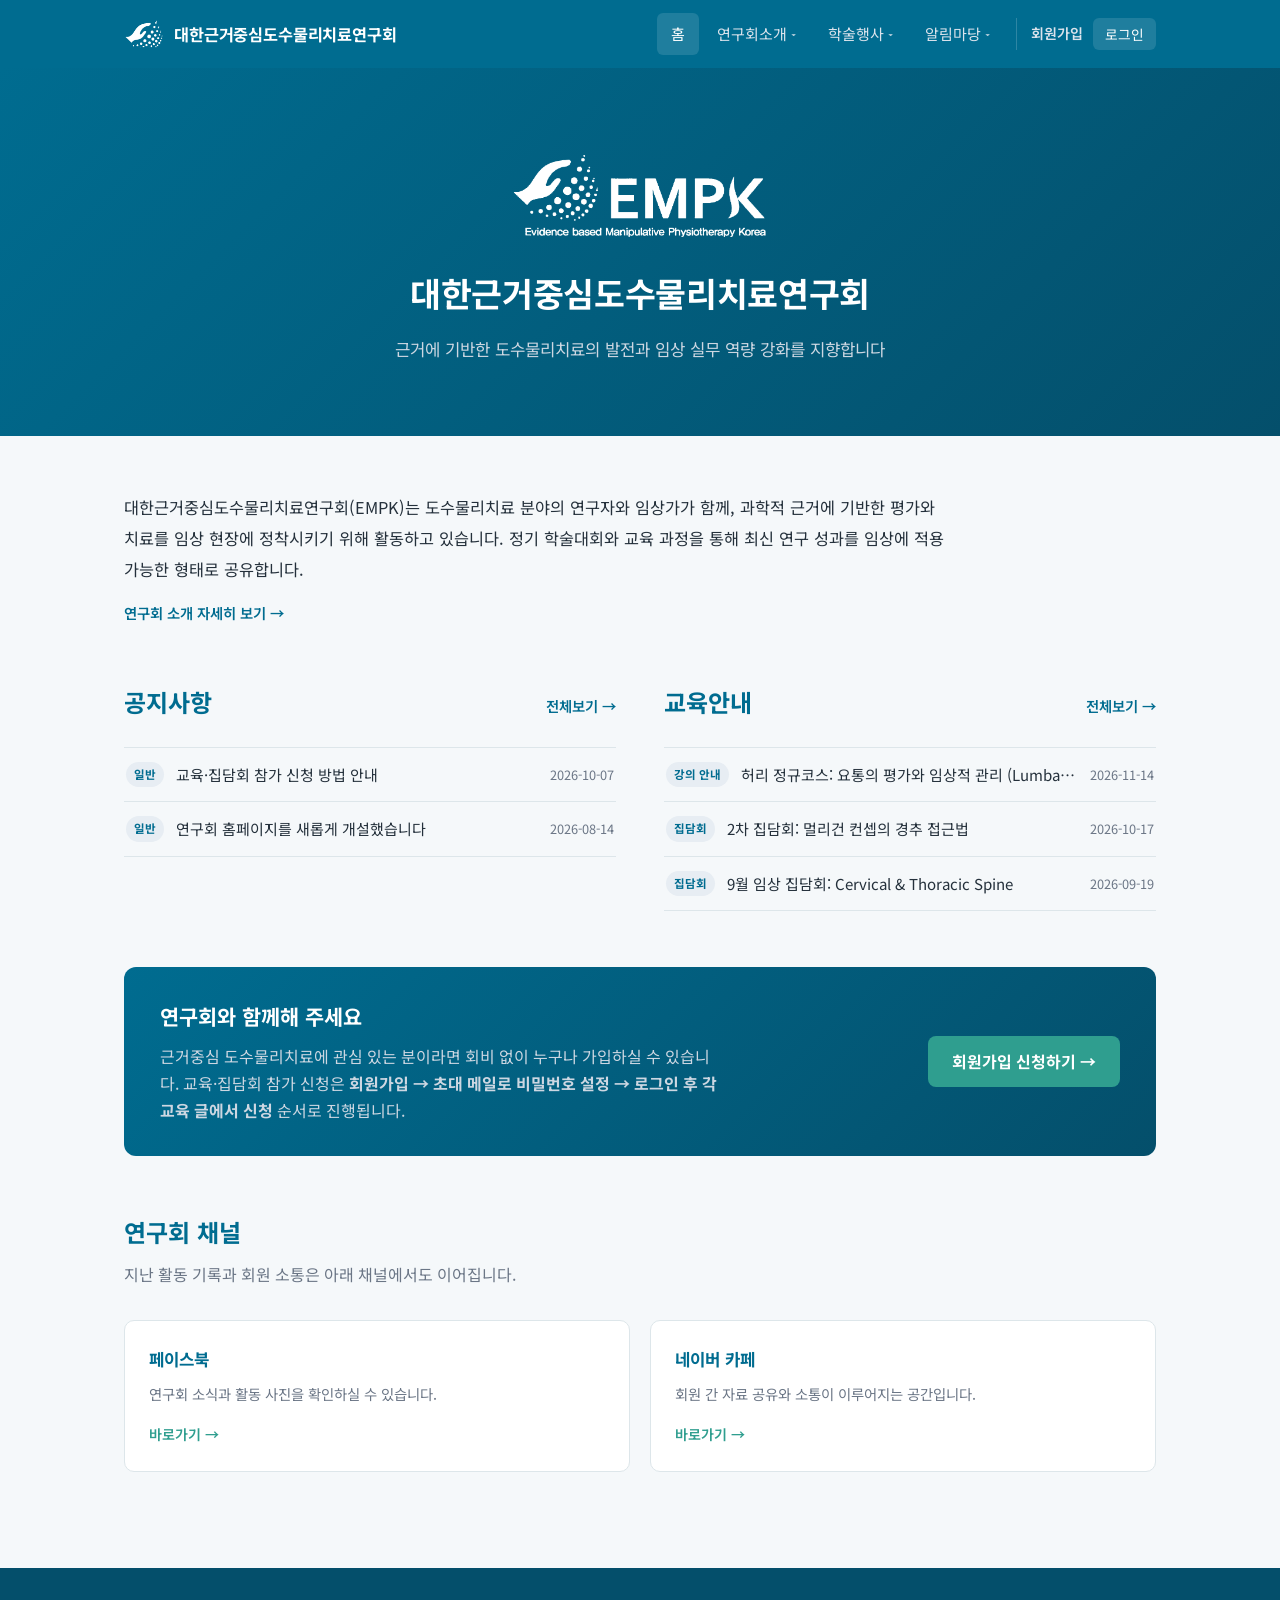
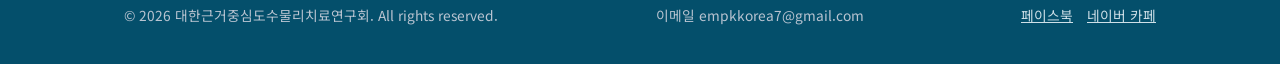
<file: index.html>
<!doctype html>
<html lang="ko">
<head>
  <meta charset="utf-8" />
  <meta name="viewport" content="width=device-width, initial-scale=1" />
  <title>대한근거중심도수물리치료연구회 (EMPK)</title>
  <meta name="description" content="대한근거중심도수물리치료연구회(EMPK)는 근거에 기반한 도수물리치료의 발전과 임상 실무 역량 강화를 지향하는 연구회입니다. 학술대회·교육 일정과 공지사항을 확인하세요." />
  <link rel="canonical" href="https://empkkorea.netlify.app/" />
  <meta name="naver-site-verification" content="4108f8ea5a3e06aaada79f459646472882d28c94" />
  <meta name="google-site-verification" content="Qtu-VWGS638uYmHemk6BtPEWUPrS6ll6Xb4VpbjlgFE" />
  <meta property="og:type" content="website" />
  <meta property="og:site_name" content="대한근거중심도수물리치료연구회" />
  <meta property="og:locale" content="ko_KR" />
  <meta property="og:title" content="대한근거중심도수물리치료연구회" />
  <meta property="og:description" content="대한근거중심도수물리치료연구회(EMPK)는 근거에 기반한 도수물리치료의 발전과 임상 실무 역량 강화를 지향하는 연구회입니다. 학술대회·교육 일정과 공지사항을 확인하세요." />
  <meta property="og:url" content="https://empkkorea.netlify.app/" />
  <meta property="og:image" content="https://empkkorea.netlify.app/images/og-image.png" />
  <meta property="og:image:width" content="1200" />
  <meta property="og:image:height" content="630" />
  <meta name="twitter:card" content="summary_large_image" />
  <meta name="twitter:title" content="대한근거중심도수물리치료연구회" />
  <meta name="twitter:description" content="대한근거중심도수물리치료연구회(EMPK)는 근거에 기반한 도수물리치료의 발전과 임상 실무 역량 강화를 지향하는 연구회입니다. 학술대회·교육 일정과 공지사항을 확인하세요." />
  <meta name="twitter:image" content="https://empkkorea.netlify.app/images/og-image.png" />
  <link rel="preconnect" href="https://fonts.googleapis.com" />
  <link href="https://fonts.googleapis.com/css2?family=Noto+Sans+KR:wght@400;500;700&display=swap" rel="stylesheet" />
  <link rel="icon" type="image/png" sizes="32x32" href="/images/favicon-32.png" />
  <link rel="apple-touch-icon" href="/images/favicon-180.png" />
  <link rel="stylesheet" href="/css/style.css" />
  <!--
    검색엔진에 "이 사이트 = 이 연구회"라는 걸 명확히 알려주는 구조화 데이터입니다.
    연구회명이나 영문명, SNS 주소가 바뀌면 /admin에서 고치는 것과 별개로
    이 부분도 함께 수정해 주세요 (검색엔진용이라 자동 연동되지 않습니다).
  -->
  <script type="application/ld+json">
  {
    "@context": "https://schema.org",
    "@type": "Organization",
    "name": "대한근거중심도수물리치료연구회",
    "alternateName": ["EMPK", "Evidence based Manipulative Physiotherapy Korea"],
    "url": "https://empkkorea.netlify.app/",
    "logo": "https://empkkorea.netlify.app/images/logo.png",
    "description": "근거에 기반한 도수물리치료의 발전과 임상 실무 역량 강화를 지향하는 연구회입니다.",
    "sameAs": [
      "https://www.facebook.com/EvidManipPhysiotherKor/",
      "https://cafe.naver.com/evidmanipphysiother"
    ]
  }
  </script>
</head>
<body>
  <header class="site-header" id="site-header"></header>

  <section class="hero" id="hero">
    <div class="container">
      <img src="/images/logo.png" alt="대한근거중심도수물리치료연구회 로고" class="hero-logo" />
      <h1 id="hero-title">연구회 홈페이지</h1>
      <p id="hero-tagline">잠시만 기다려 주세요...</p>
    </div>
  </section>

  <main id="main">
    <section class="section intro-section" id="intro-section" style="display: none;">
      <div class="container">
        <p class="intro-text" id="intro-text"></p>
        <a href="/about.html" class="link-more">연구회 소개 자세히 보기 &rarr;</a>
      </div>
    </section>

    <section class="section upcoming-section" id="upcoming-section" style="display: none;">
      <div class="container">
        <h2 class="section-title">다가오는 일정</h2>
        <div class="upcoming-grid" id="upcoming-list"></div>
      </div>
    </section>

    <section class="section">
      <div class="container">
        <div class="board-columns">
          <div class="board-col">
            <div class="section-head-row">
              <h2 class="section-title">공지사항</h2>
              <a href="/notices.html" class="link-more">전체보기 &rarr;</a>
            </div>
            <div class="notice-list compact" id="recent-notices">
              <p class="empty-state">불러오는 중...</p>
            </div>
          </div>

          <div class="board-col">
            <div class="section-head-row">
              <h2 class="section-title">교육안내</h2>
              <a href="/education.html" class="link-more">전체보기 &rarr;</a>
            </div>
            <div class="notice-list compact" id="recent-education">
              <p class="empty-state">불러오는 중...</p>
            </div>
          </div>
        </div>
      </div>
    </section>

    <section class="section" style="padding-top: 0;">
      <div class="container">
        <div class="join-cta">
          <div>
            <h2 class="join-cta-title">연구회와 함께해 주세요</h2>
            <p class="join-cta-text">
              근거중심 도수물리치료에 관심 있는 분이라면 회비 없이 누구나 가입하실 수 있습니다.
              교육·집담회 참가 신청은 <strong>회원가입 → 초대 메일로 비밀번호 설정 → 로그인 후 각 교육 글에서 신청</strong> 순서로 진행됩니다.
            </p>
          </div>
          <a href="/join.html" class="join-cta-btn">회원가입 신청하기 &rarr;</a>
        </div>
      </div>
    </section>

    <section class="section" id="social-section" style="padding-top: 0; display: none;">
      <div class="container">
        <h2 class="section-title">연구회 채널</h2>
        <p class="section-sub">지난 활동 기록과 회원 소통은 아래 채널에서도 이어집니다.</p>
        <div class="social-grid" id="social-links"></div>
      </div>
    </section>
  </main>

  <footer class="site-footer" id="site-footer"></footer>

  <script src="https://identity.netlify.com/v1/netlify-identity-widget.js"></script>
  <script src="/js/site.js"></script>
  <script src="/js/home.js"></script>
</body>
</html>
</file>
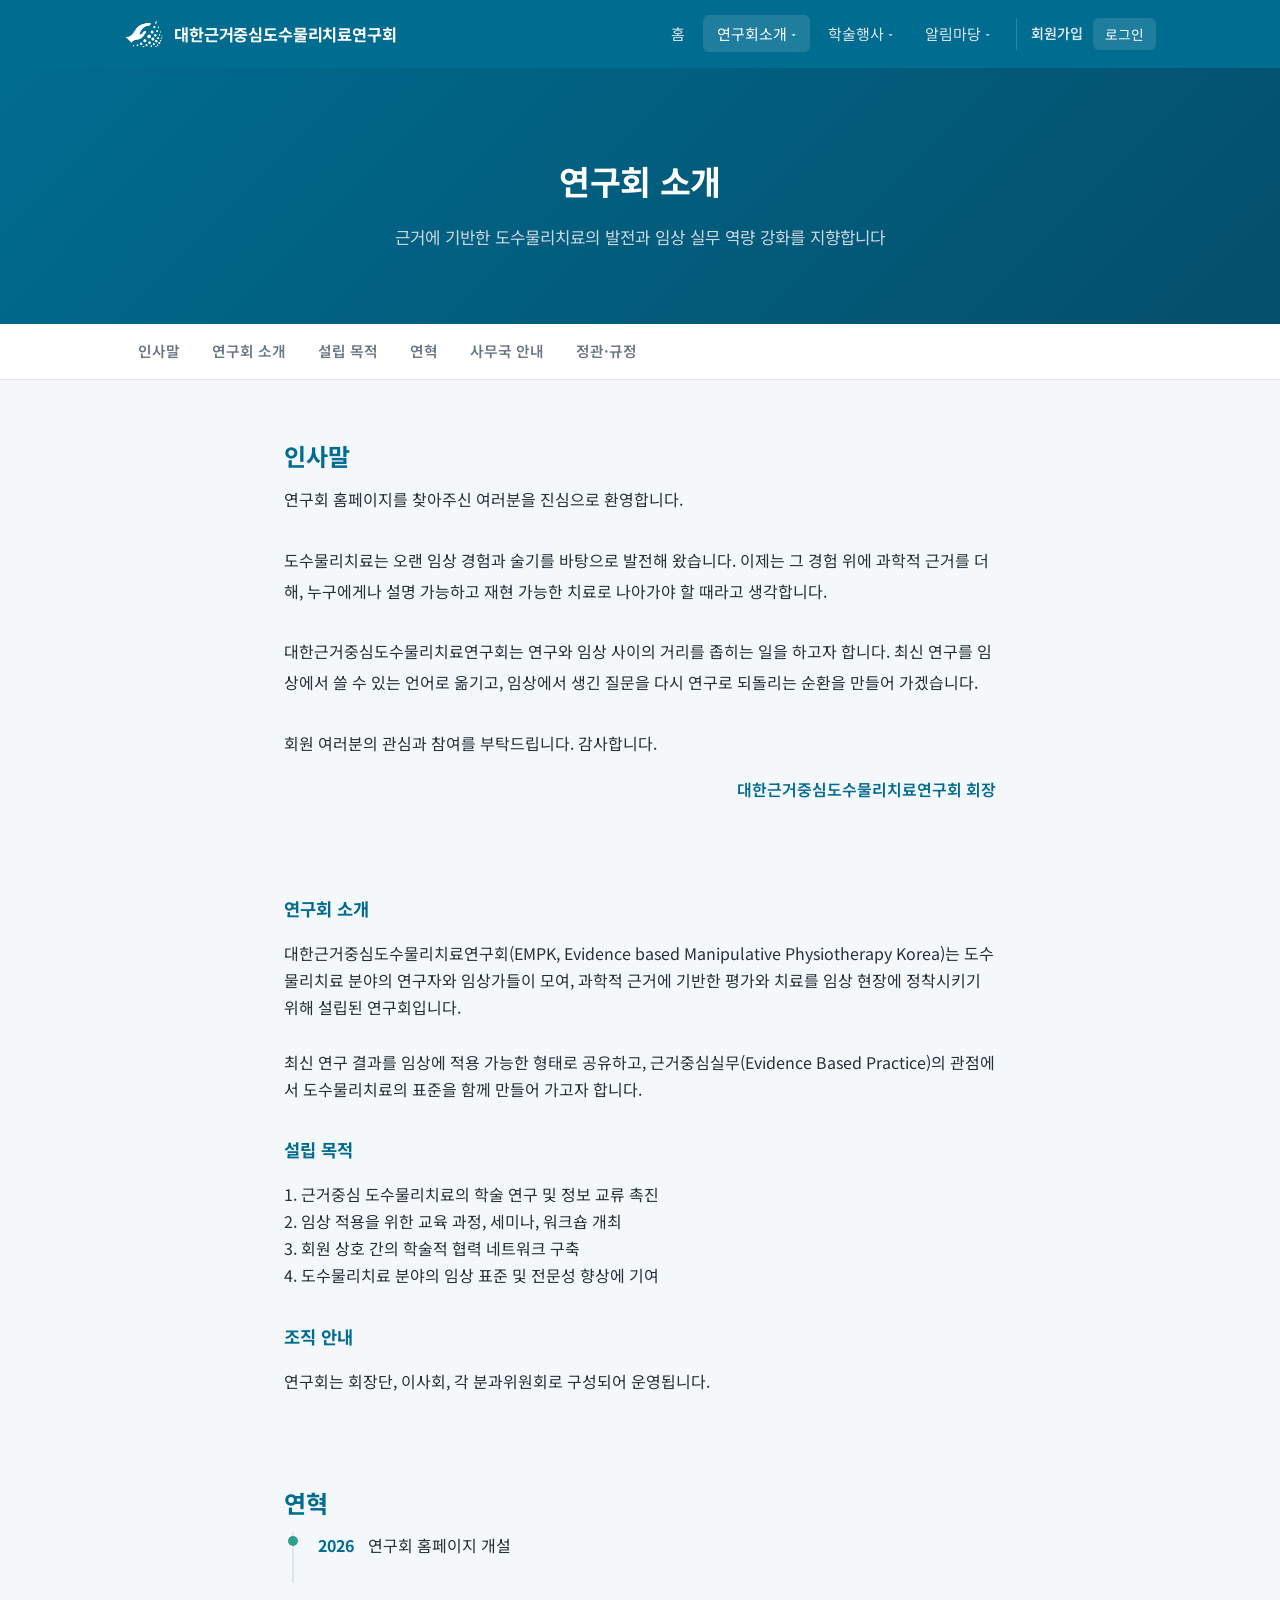
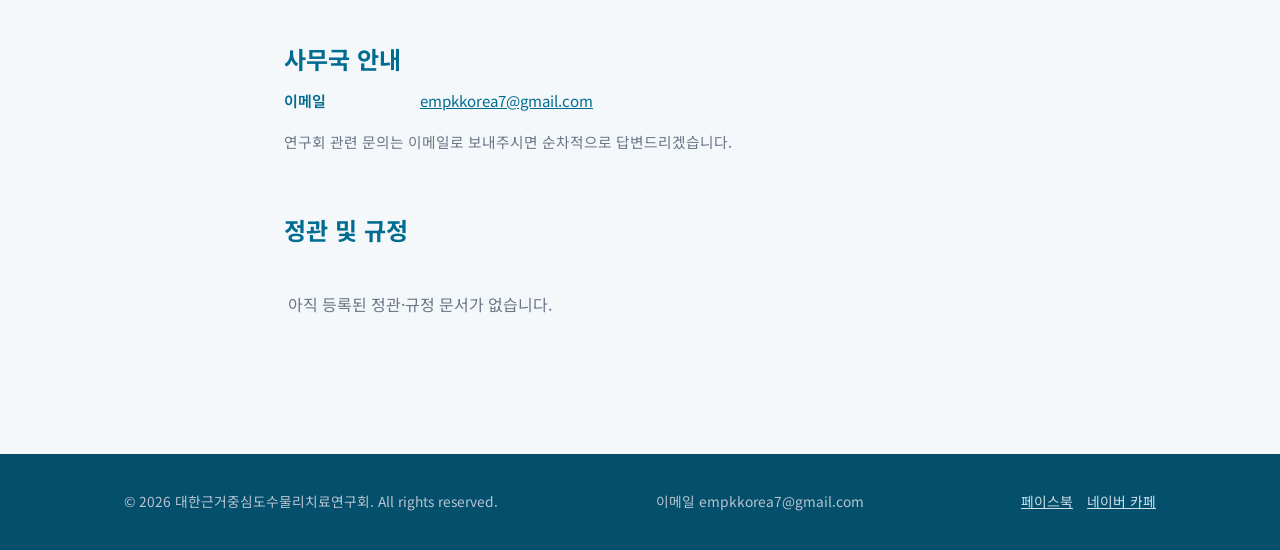
<file: about.html>
<!doctype html>
<html lang="ko">
<head>
  <meta charset="utf-8" />
  <meta name="viewport" content="width=device-width, initial-scale=1" />
  <title>연구회 소개 | 대한근거중심도수물리치료연구회</title>
  <meta name="description" content="대한근거중심도수물리치료연구회(EMPK)의 인사말, 설립 목적, 연혁, 사무국 안내와 정관·규정을 소개합니다." />
  <link rel="canonical" href="https://empkkorea.netlify.app/about.html" />
  <meta property="og:type" content="website" />
  <meta property="og:site_name" content="대한근거중심도수물리치료연구회" />
  <meta property="og:locale" content="ko_KR" />
  <meta property="og:title" content="연구회 소개 | 대한근거중심도수물리치료연구회" />
  <meta property="og:description" content="대한근거중심도수물리치료연구회(EMPK)의 인사말, 설립 목적, 연혁, 사무국 안내와 정관·규정을 소개합니다." />
  <meta property="og:url" content="https://empkkorea.netlify.app/about.html" />
  <meta property="og:image" content="https://empkkorea.netlify.app/images/og-image.png" />
  <meta property="og:image:width" content="1200" />
  <meta property="og:image:height" content="630" />
  <meta name="twitter:card" content="summary_large_image" />
  <meta name="twitter:title" content="연구회 소개 | 대한근거중심도수물리치료연구회" />
  <meta name="twitter:description" content="대한근거중심도수물리치료연구회(EMPK)의 인사말, 설립 목적, 연혁, 사무국 안내와 정관·규정을 소개합니다." />
  <meta name="twitter:image" content="https://empkkorea.netlify.app/images/og-image.png" />
  <link rel="preconnect" href="https://fonts.googleapis.com" />
  <link href="https://fonts.googleapis.com/css2?family=Noto+Sans+KR:wght@400;500;700&display=swap" rel="stylesheet" />
  <link rel="icon" type="image/png" sizes="32x32" href="/images/favicon-32.png" />
  <link rel="apple-touch-icon" href="/images/favicon-180.png" />
  <link rel="stylesheet" href="/css/style.css" />
</head>
<body>
  <header class="site-header" id="site-header"></header>

  <section class="hero">
    <div class="container">
      <h1>연구회 소개</h1>
      <p id="hero-tagline"></p>
    </div>
  </section>

  <nav class="subnav" aria-label="연구회 소개 하위 메뉴">
    <div class="container">
      <a href="#greeting">인사말</a>
      <a href="#intro">연구회 소개</a>
      <a href="#purpose">설립 목적</a>
      <a href="#history">연혁</a>
      <a href="#office">사무국 안내</a>
      <a href="#documents">정관·규정</a>
    </div>
  </nav>

  <main id="main">
    <section class="section" id="greeting">
      <div class="container" style="max-width: 760px;">
        <h2 class="section-title">인사말</h2>
        <div id="greeting-content">
          <p class="empty-state">불러오는 중...</p>
        </div>
      </div>
    </section>

    <section class="section" id="intro" style="padding-top: 0;">
      <div class="container" style="max-width: 760px;">
        <div id="about-content">
          <p class="empty-state">불러오는 중...</p>
        </div>
      </div>
    </section>

    <section class="section" id="history" style="padding-top: 0;">
      <div class="container" style="max-width: 760px;">
        <h2 class="section-title">연혁</h2>
        <div class="timeline" id="history-timeline">
          <p class="empty-state">불러오는 중...</p>
        </div>
      </div>
    </section>

    <section class="section" id="office" style="padding-top: 0;">
      <div class="container" style="max-width: 760px;">
        <h2 class="section-title">사무국 안내</h2>
        <div id="office-content"></div>
      </div>
    </section>

    <section class="section" id="documents" style="padding-top: 0;">
      <div class="container" style="max-width: 760px;">
        <h2 class="section-title">정관 및 규정</h2>
        <div id="documents-content"></div>
      </div>
    </section>
  </main>

  <footer class="site-footer" id="site-footer"></footer>

  <script src="https://identity.netlify.com/v1/netlify-identity-widget.js"></script>
  <script src="/js/site.js"></script>
  <script src="/js/about.js"></script>
</body>
</html>
</file>
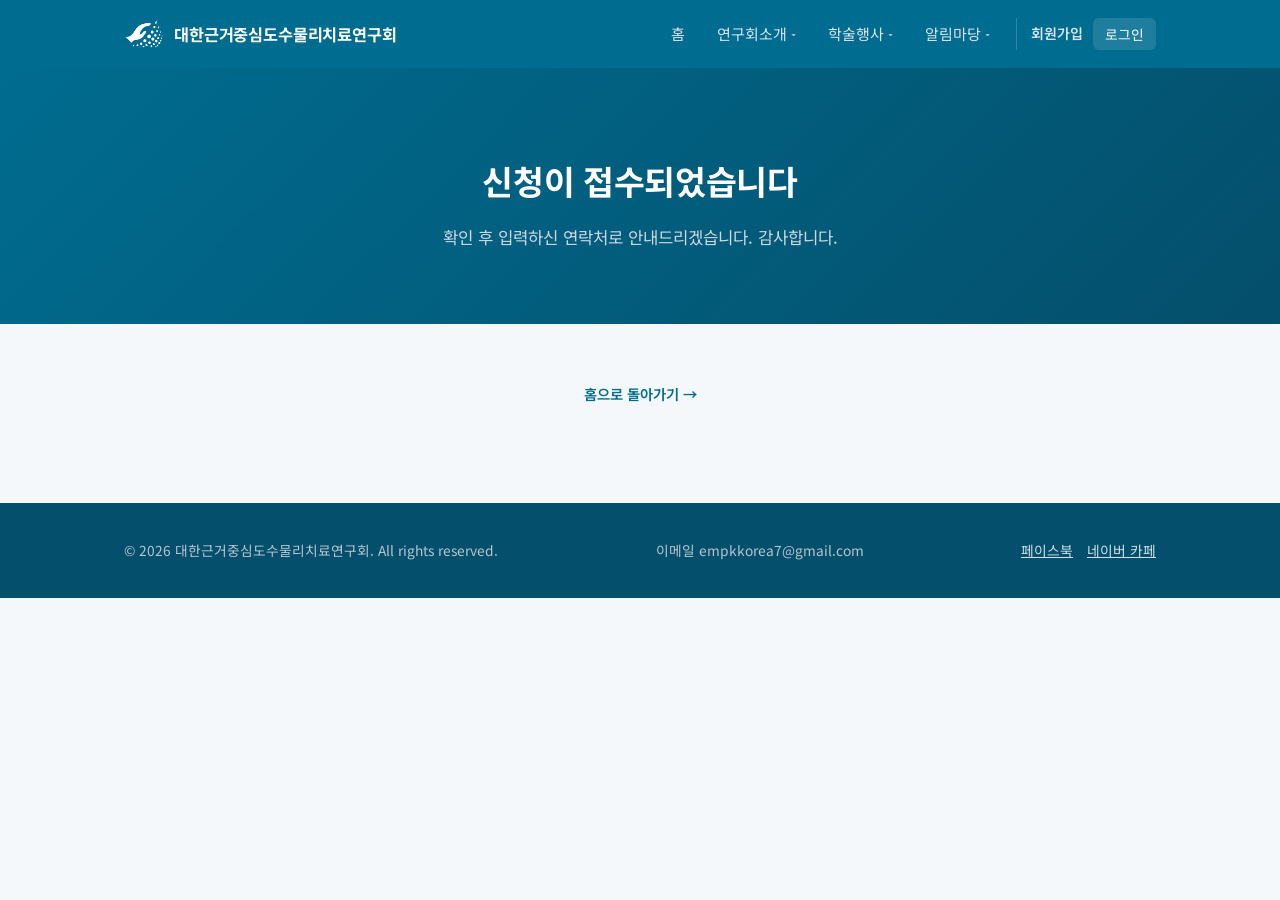
<file: apply-success.html>
<!doctype html>
<html lang="ko">
<head>
  <meta charset="utf-8" />
  <meta name="viewport" content="width=device-width, initial-scale=1" />
  <title>신청 완료 | 대한근거중심도수물리치료연구회</title>
  <meta name="robots" content="noindex" />
  <link rel="preconnect" href="https://fonts.googleapis.com" />
  <link href="https://fonts.googleapis.com/css2?family=Noto+Sans+KR:wght@400;500;700&display=swap" rel="stylesheet" />
  <link rel="icon" type="image/png" sizes="32x32" href="/images/favicon-32.png" />
  <link rel="apple-touch-icon" href="/images/favicon-180.png" />
  <link rel="stylesheet" href="/css/style.css" />
</head>
<body>
  <header class="site-header" id="site-header"></header>

  <section class="hero">
    <div class="container">
      <h1>신청이 접수되었습니다</h1>
      <p>확인 후 입력하신 연락처로 안내드리겠습니다. 감사합니다.</p>
    </div>
  </section>

  <main id="main">
    <section class="section">
      <div class="container" style="max-width: 560px; text-align: center;">
        <a href="/index.html" class="link-more">홈으로 돌아가기 &rarr;</a>
      </div>
    </section>
  </main>

  <!--
    Netlify Forms only registers forms that exist in the built HTML, and the
    participation form is injected by JavaScript on each event page. This
    hidden copy declares the same field names so submissions are accepted.
  -->
  <form name="event-application" data-netlify="true" netlify-honeypot="bot-field" hidden>
    <input type="hidden" name="form-name" value="event-application" />
    <input name="bot-field" />
    <input type="hidden" name="formType" value="참가신청" />
    <input type="text" name="행사명" />
    <input type="text" name="이름" />
    <input type="text" name="소속" />
    <input type="tel" name="연락처" />
    <input type="email" name="이메일" />
    <textarea name="메모"></textarea>
  </form>

  <footer class="site-footer" id="site-footer"></footer>

  <script src="https://identity.netlify.com/v1/netlify-identity-widget.js"></script>
  <script src="/js/site.js"></script>
  <script>
    initLayout();
  </script>
</body>
</html>
</file>
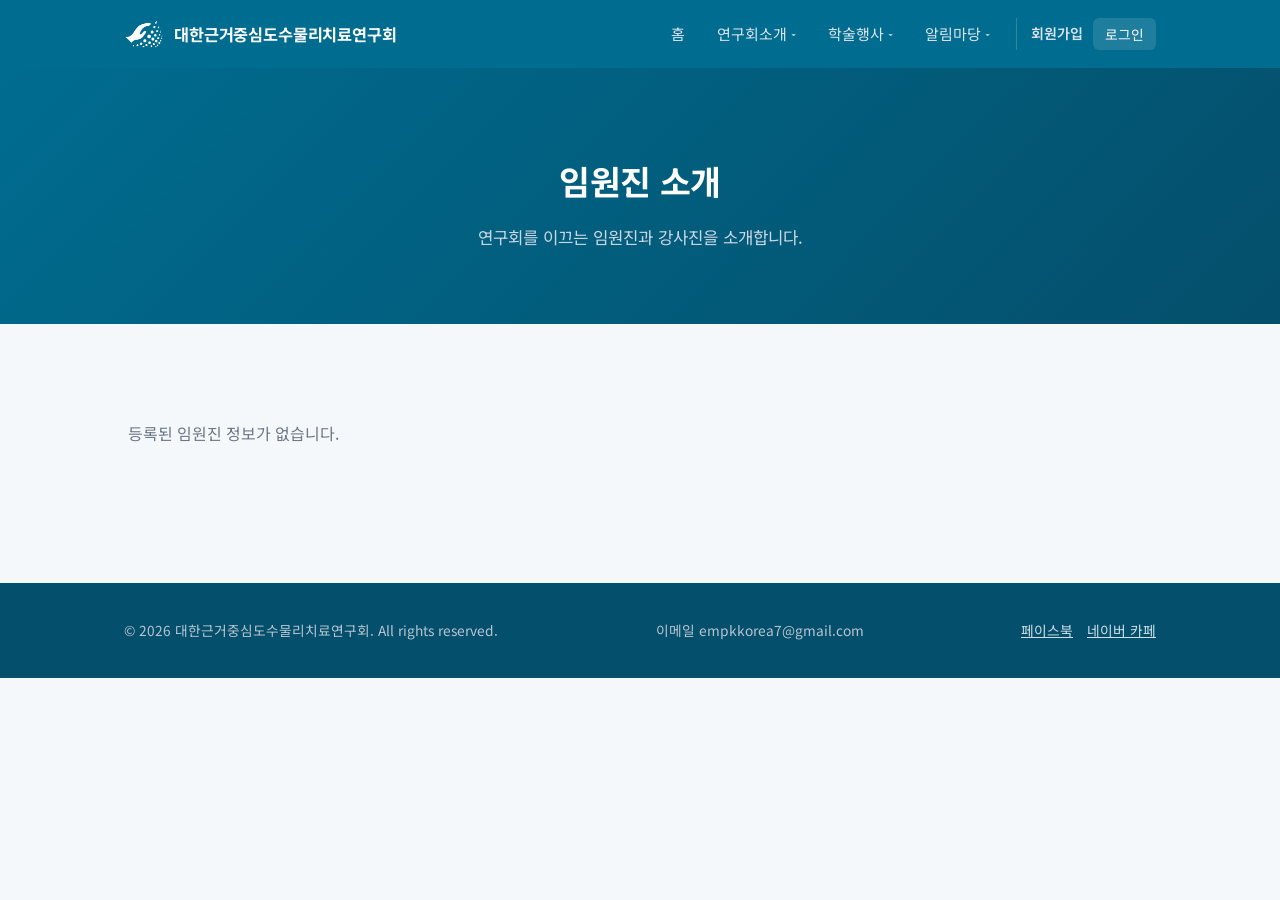
<file: board.html>
<!doctype html>
<html lang="ko">
<head>
  <meta charset="utf-8" />
  <meta name="viewport" content="width=device-width, initial-scale=1" />
  <title>임원진 소개 | 대한근거중심도수물리치료연구회</title>
  <meta name="description" content="대한근거중심도수물리치료연구회(EMPK)의 회장단과 이사진을 소개합니다." />
  <link rel="canonical" href="https://empkkorea.netlify.app/board.html" />
  <meta property="og:type" content="website" />
  <meta property="og:site_name" content="대한근거중심도수물리치료연구회" />
  <meta property="og:locale" content="ko_KR" />
  <meta property="og:title" content="임원진 소개 | 대한근거중심도수물리치료연구회" />
  <meta property="og:description" content="대한근거중심도수물리치료연구회(EMPK)의 회장단과 이사진을 소개합니다." />
  <meta property="og:url" content="https://empkkorea.netlify.app/board.html" />
  <meta property="og:image" content="https://empkkorea.netlify.app/images/og-image.png" />
  <meta property="og:image:width" content="1200" />
  <meta property="og:image:height" content="630" />
  <meta name="twitter:card" content="summary_large_image" />
  <meta name="twitter:title" content="임원진 소개 | 대한근거중심도수물리치료연구회" />
  <meta name="twitter:description" content="대한근거중심도수물리치료연구회(EMPK)의 회장단과 이사진을 소개합니다." />
  <meta name="twitter:image" content="https://empkkorea.netlify.app/images/og-image.png" />
  <link rel="preconnect" href="https://fonts.googleapis.com" />
  <link href="https://fonts.googleapis.com/css2?family=Noto+Sans+KR:wght@400;500;700&display=swap" rel="stylesheet" />
  <link rel="icon" type="image/png" sizes="32x32" href="/images/favicon-32.png" />
  <link rel="apple-touch-icon" href="/images/favicon-180.png" />
  <link rel="stylesheet" href="/css/style.css" />
</head>
<body>
  <header class="site-header" id="site-header"></header>

  <section class="hero">
    <div class="container">
      <h1>임원진 소개</h1>
      <p>연구회를 이끄는 임원진과 강사진을 소개합니다.</p>
    </div>
  </section>

  <main id="main">
    <section class="section">
      <div class="container">
        <div id="board-list">
          <p class="empty-state">불러오는 중...</p>
        </div>
      </div>
    </section>
  </main>

  <footer class="site-footer" id="site-footer"></footer>

  <script src="https://identity.netlify.com/v1/netlify-identity-widget.js"></script>
  <script src="/js/site.js"></script>
  <script src="/js/board.js"></script>
</body>
</html>
</file>
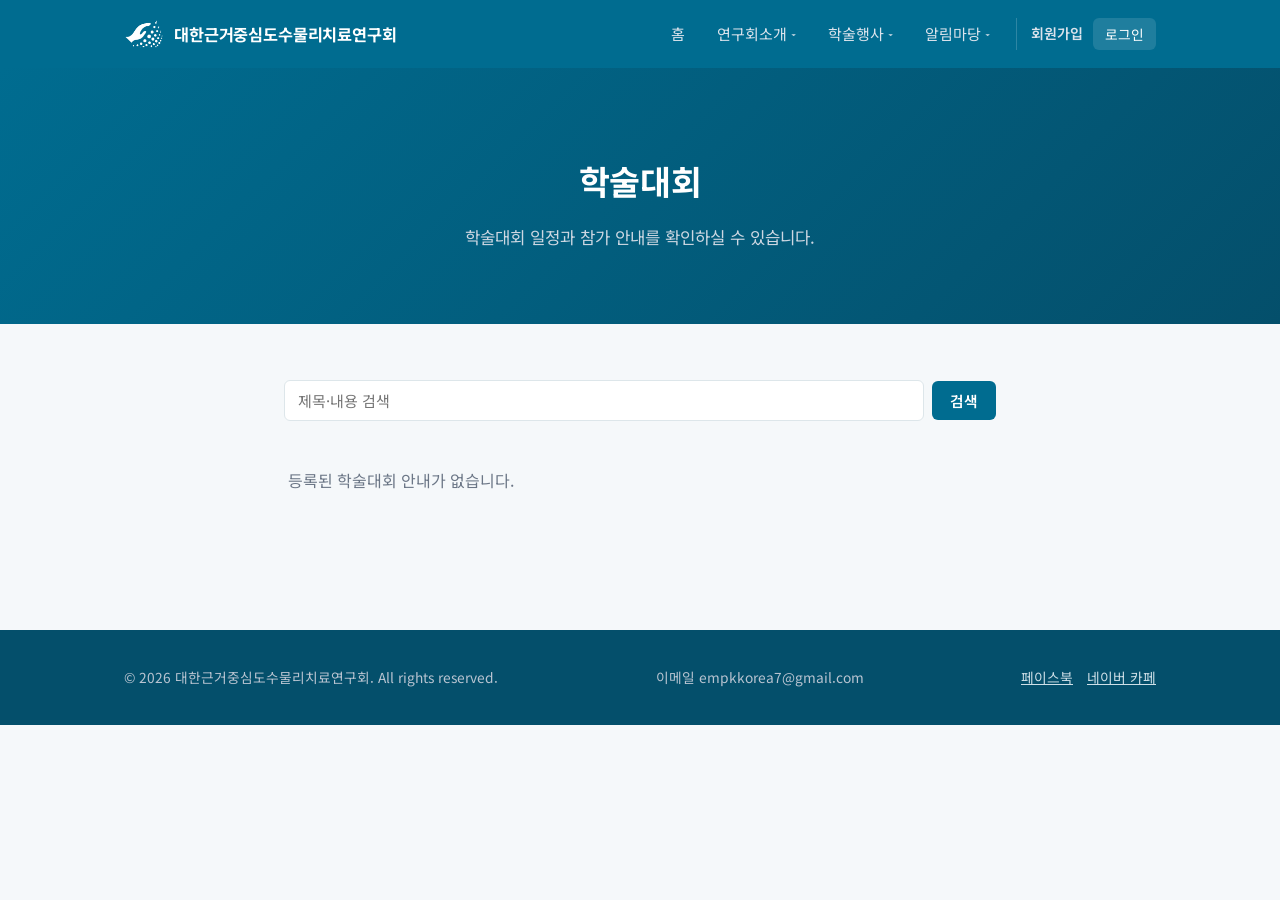
<file: conference.html>
<!doctype html>
<html lang="ko">
<head>
  <meta charset="utf-8" />
  <meta name="viewport" content="width=device-width, initial-scale=1" />
  <title>학술대회 | 대한근거중심도수물리치료연구회</title>
  <meta name="description" content="대한근거중심도수물리치료연구회(EMPK)의 학술대회 일정과 등록 안내입니다." />
  <link rel="canonical" href="https://empkkorea.netlify.app/conference.html" />
  <meta property="og:type" content="website" />
  <meta property="og:site_name" content="대한근거중심도수물리치료연구회" />
  <meta property="og:locale" content="ko_KR" />
  <meta property="og:title" content="학술대회 | 대한근거중심도수물리치료연구회" />
  <meta property="og:description" content="대한근거중심도수물리치료연구회(EMPK)의 학술대회 일정과 등록 안내입니다." />
  <meta property="og:url" content="https://empkkorea.netlify.app/conference.html" />
  <meta property="og:image" content="https://empkkorea.netlify.app/images/og-image.png" />
  <meta property="og:image:width" content="1200" />
  <meta property="og:image:height" content="630" />
  <meta name="twitter:card" content="summary_large_image" />
  <meta name="twitter:title" content="학술대회 | 대한근거중심도수물리치료연구회" />
  <meta name="twitter:description" content="대한근거중심도수물리치료연구회(EMPK)의 학술대회 일정과 등록 안내입니다." />
  <meta name="twitter:image" content="https://empkkorea.netlify.app/images/og-image.png" />
  <link rel="preconnect" href="https://fonts.googleapis.com" />
  <link href="https://fonts.googleapis.com/css2?family=Noto+Sans+KR:wght@400;500;700&display=swap" rel="stylesheet" />
  <link rel="icon" type="image/png" sizes="32x32" href="/images/favicon-32.png" />
  <link rel="apple-touch-icon" href="/images/favicon-180.png" />
  <link rel="stylesheet" href="/css/style.css" />
</head>
<body>
  <header class="site-header" id="site-header"></header>

  <section class="hero">
    <div class="container">
      <h1>학술대회</h1>
      <p>학술대회 일정과 참가 안내를 확인하실 수 있습니다.</p>
    </div>
  </section>

  <main id="main">
    <section class="section">
      <div class="container" style="max-width: 760px;" id="board-container">
        <p class="empty-state">불러오는 중...</p>
      </div>
    </section>
  </main>

  <footer class="site-footer" id="site-footer"></footer>

  <script src="https://identity.netlify.com/v1/netlify-identity-widget.js"></script>
  <script src="/js/site.js"></script>
  <script src="/js/board-page.js"></script>
  <script src="/js/conference.js"></script>
</body>
</html>
</file>
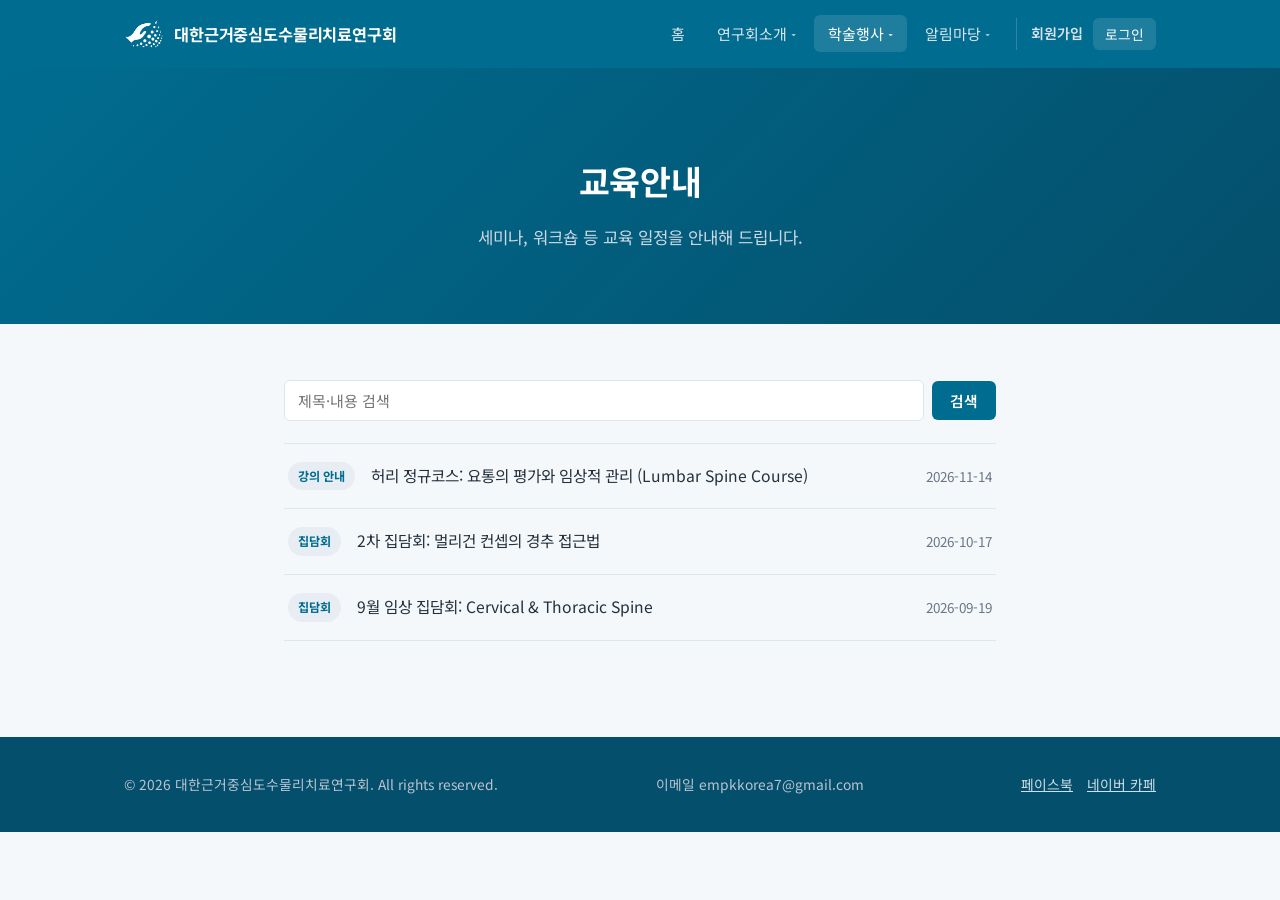
<file: education.html>
<!doctype html>
<html lang="ko">
<head>
  <meta charset="utf-8" />
  <meta name="viewport" content="width=device-width, initial-scale=1" />
  <title>교육안내 | 대한근거중심도수물리치료연구회</title>
  <meta name="description" content="대한근거중심도수물리치료연구회(EMPK)의 세미나·워크숍 등 교육 과정 일정과 신청 안내입니다." />
  <link rel="canonical" href="https://empkkorea.netlify.app/education.html" />
  <meta property="og:type" content="website" />
  <meta property="og:site_name" content="대한근거중심도수물리치료연구회" />
  <meta property="og:locale" content="ko_KR" />
  <meta property="og:title" content="교육안내 | 대한근거중심도수물리치료연구회" />
  <meta property="og:description" content="대한근거중심도수물리치료연구회(EMPK)의 세미나·워크숍 등 교육 과정 일정과 신청 안내입니다." />
  <meta property="og:url" content="https://empkkorea.netlify.app/education.html" />
  <meta property="og:image" content="https://empkkorea.netlify.app/images/og-image.png" />
  <meta property="og:image:width" content="1200" />
  <meta property="og:image:height" content="630" />
  <meta name="twitter:card" content="summary_large_image" />
  <meta name="twitter:title" content="교육안내 | 대한근거중심도수물리치료연구회" />
  <meta name="twitter:description" content="대한근거중심도수물리치료연구회(EMPK)의 세미나·워크숍 등 교육 과정 일정과 신청 안내입니다." />
  <meta name="twitter:image" content="https://empkkorea.netlify.app/images/og-image.png" />
  <link rel="preconnect" href="https://fonts.googleapis.com" />
  <link href="https://fonts.googleapis.com/css2?family=Noto+Sans+KR:wght@400;500;700&display=swap" rel="stylesheet" />
  <link rel="icon" type="image/png" sizes="32x32" href="/images/favicon-32.png" />
  <link rel="apple-touch-icon" href="/images/favicon-180.png" />
  <link rel="stylesheet" href="/css/style.css" />
</head>
<body>
  <header class="site-header" id="site-header"></header>

  <section class="hero">
    <div class="container">
      <h1>교육안내</h1>
      <p>세미나, 워크숍 등 교육 일정을 안내해 드립니다.</p>
    </div>
  </section>

  <main id="main">
    <section class="section">
      <div class="container" style="max-width: 760px;" id="board-container">
        <p class="empty-state">불러오는 중...</p>
      </div>
    </section>
  </main>

  <footer class="site-footer" id="site-footer"></footer>

  <script src="https://identity.netlify.com/v1/netlify-identity-widget.js"></script>
  <script src="/js/site.js"></script>
  <script src="/js/board-page.js"></script>
  <script src="/js/education.js"></script>
</body>
</html>
</file>
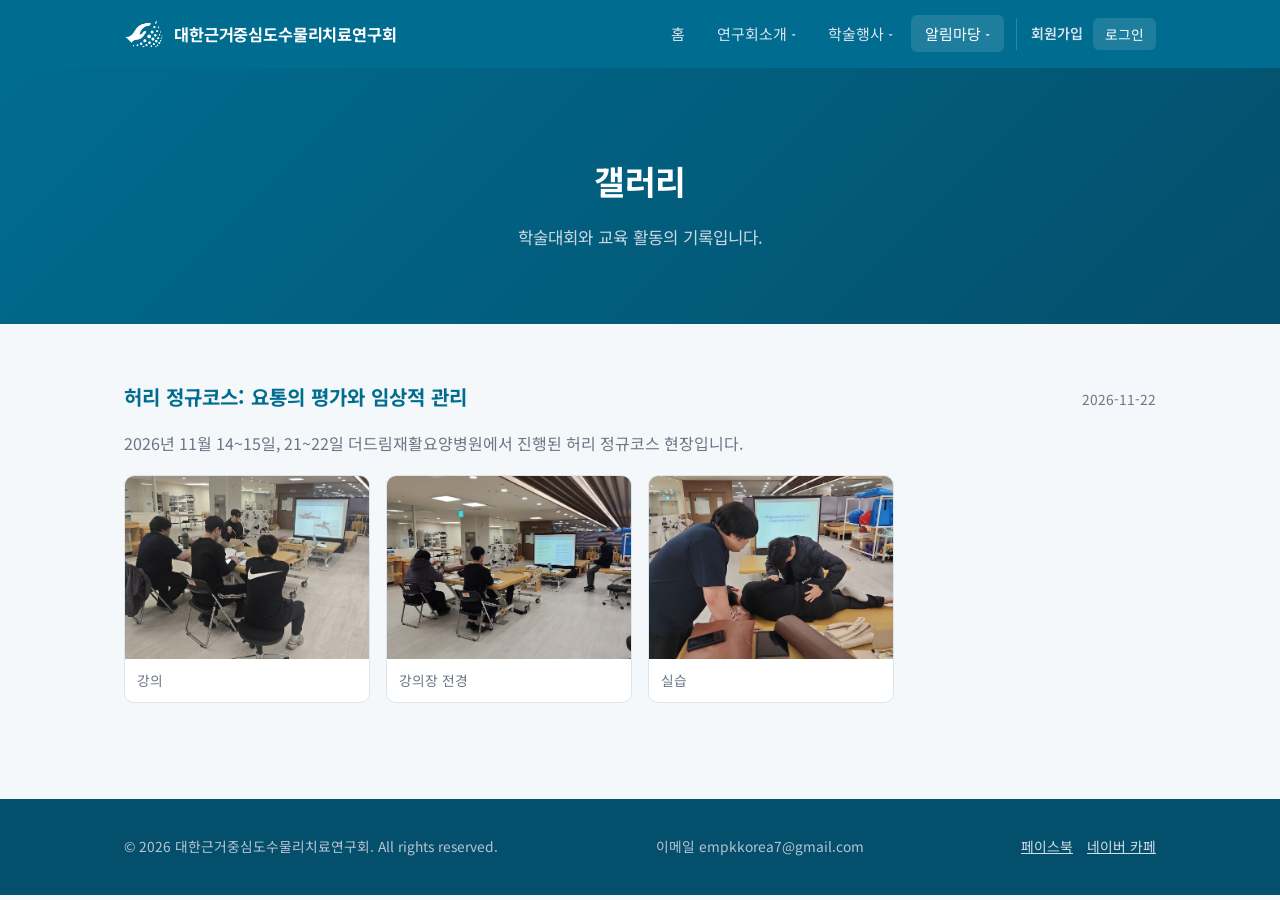
<file: gallery.html>
<!doctype html>
<html lang="ko">
<head>
  <meta charset="utf-8" />
  <meta name="viewport" content="width=device-width, initial-scale=1" />
  <title>갤러리 | 대한근거중심도수물리치료연구회</title>
  <meta name="description" content="대한근거중심도수물리치료연구회(EMPK)의 학술대회와 교육 활동 사진입니다." />
  <link rel="canonical" href="https://empkkorea.netlify.app/gallery.html" />
  <meta property="og:type" content="website" />
  <meta property="og:site_name" content="대한근거중심도수물리치료연구회" />
  <meta property="og:locale" content="ko_KR" />
  <meta property="og:title" content="갤러리 | 대한근거중심도수물리치료연구회" />
  <meta property="og:description" content="대한근거중심도수물리치료연구회(EMPK)의 학술대회와 교육 활동 사진입니다." />
  <meta property="og:url" content="https://empkkorea.netlify.app/gallery.html" />
  <meta property="og:image" content="https://empkkorea.netlify.app/images/og-image.png" />
  <meta property="og:image:width" content="1200" />
  <meta property="og:image:height" content="630" />
  <meta name="twitter:card" content="summary_large_image" />
  <meta name="twitter:title" content="갤러리 | 대한근거중심도수물리치료연구회" />
  <meta name="twitter:description" content="대한근거중심도수물리치료연구회(EMPK)의 학술대회와 교육 활동 사진입니다." />
  <meta name="twitter:image" content="https://empkkorea.netlify.app/images/og-image.png" />
  <link rel="preconnect" href="https://fonts.googleapis.com" />
  <link href="https://fonts.googleapis.com/css2?family=Noto+Sans+KR:wght@400;500;700&display=swap" rel="stylesheet" />
  <link rel="icon" type="image/png" sizes="32x32" href="/images/favicon-32.png" />
  <link rel="apple-touch-icon" href="/images/favicon-180.png" />
  <link rel="stylesheet" href="/css/style.css" />
</head>
<body>
  <header class="site-header" id="site-header"></header>

  <section class="hero">
    <div class="container">
      <h1>갤러리</h1>
      <p>학술대회와 교육 활동의 기록입니다.</p>
    </div>
  </section>

  <main id="main">
    <section class="section">
      <div class="container" id="board-container">
        <p class="empty-state">불러오는 중...</p>
      </div>
    </section>
  </main>

  <footer class="site-footer" id="site-footer"></footer>

  <script src="https://identity.netlify.com/v1/netlify-identity-widget.js"></script>
  <script src="/js/site.js"></script>
  <script src="/js/gallery.js"></script>
</body>
</html>
</file>
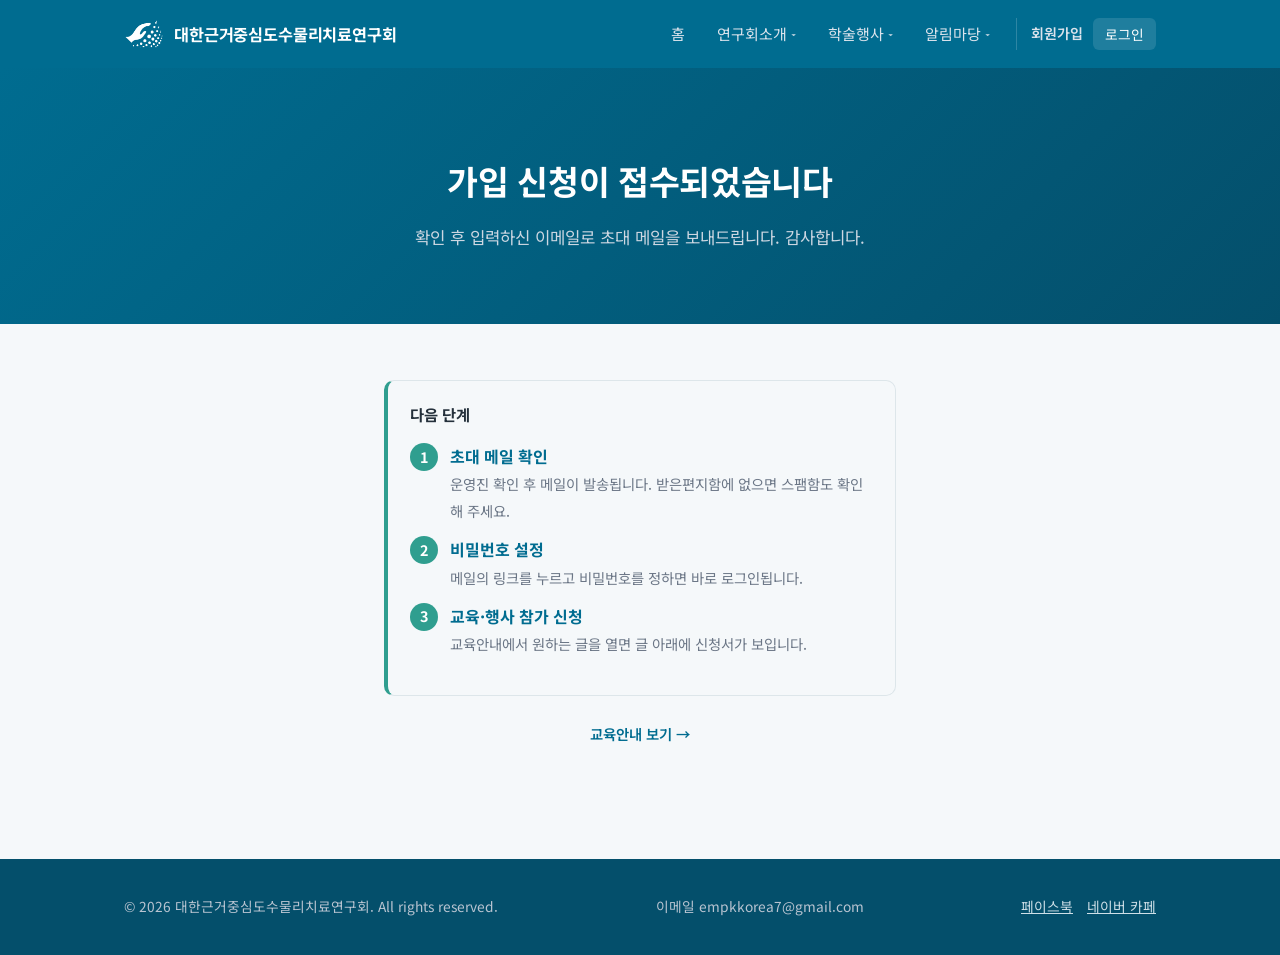
<file: join-success.html>
<!doctype html>
<html lang="ko">
<head>
  <meta charset="utf-8" />
  <meta name="viewport" content="width=device-width, initial-scale=1" />
  <title>가입 신청 완료 | 대한근거중심도수물리치료연구회</title>
  <meta name="description" content="회원가입 신청이 접수되었습니다." />
  <link rel="canonical" href="https://empkkorea.netlify.app/join-success.html" />
  <meta property="og:type" content="website" />
  <meta property="og:site_name" content="대한근거중심도수물리치료연구회" />
  <meta property="og:locale" content="ko_KR" />
  <meta property="og:title" content="가입 신청 완료 | 대한근거중심도수물리치료연구회" />
  <meta property="og:description" content="회원가입 신청이 접수되었습니다." />
  <meta property="og:url" content="https://empkkorea.netlify.app/join-success.html" />
  <meta property="og:image" content="https://empkkorea.netlify.app/images/og-image.png" />
  <meta property="og:image:width" content="1200" />
  <meta property="og:image:height" content="630" />
  <meta name="twitter:card" content="summary_large_image" />
  <meta name="twitter:title" content="가입 신청 완료 | 대한근거중심도수물리치료연구회" />
  <meta name="twitter:description" content="회원가입 신청이 접수되었습니다." />
  <meta name="twitter:image" content="https://empkkorea.netlify.app/images/og-image.png" />
  <link rel="preconnect" href="https://fonts.googleapis.com" />
  <link href="https://fonts.googleapis.com/css2?family=Noto+Sans+KR:wght@400;500;700&display=swap" rel="stylesheet" />
  <link rel="icon" type="image/png" sizes="32x32" href="/images/favicon-32.png" />
  <link rel="apple-touch-icon" href="/images/favicon-180.png" />
  <link rel="stylesheet" href="/css/style.css" />
</head>
<body>
  <header class="site-header" id="site-header"></header>

  <section class="hero">
    <div class="container">
      <h1>가입 신청이 접수되었습니다</h1>
      <p>확인 후 입력하신 이메일로 초대 메일을 보내드립니다. 감사합니다.</p>
    </div>
  </section>

  <main id="main">
    <section class="section">
      <div class="container" style="max-width: 560px;">
        <div class="apply-gate">
          <p class="apply-gate-lead"><strong>다음 단계</strong></p>
          <ol class="apply-steps">
            <li>
              <span class="step-num">1</span>
              <div><strong>초대 메일 확인</strong>
                <span>운영진 확인 후 메일이 발송됩니다. 받은편지함에 없으면 스팸함도 확인해 주세요.</span></div>
            </li>
            <li>
              <span class="step-num">2</span>
              <div><strong>비밀번호 설정</strong>
                <span>메일의 링크를 누르고 비밀번호를 정하면 바로 로그인됩니다.</span></div>
            </li>
            <li>
              <span class="step-num">3</span>
              <div><strong>교육·행사 참가 신청</strong>
                <span>교육안내에서 원하는 글을 열면 글 아래에 신청서가 보입니다.</span></div>
            </li>
          </ol>
        </div>
        <p style="text-align: center; margin-top: 24px;">
          <a href="/education.html" class="link-more">교육안내 보기 &rarr;</a>
        </p>
      </div>
    </section>
  </main>

  <footer class="site-footer" id="site-footer"></footer>

  <script src="https://identity.netlify.com/v1/netlify-identity-widget.js"></script>
  <script src="/js/site.js"></script>
  <script>
    initLayout();
  </script>
</body>
</html>
</file>
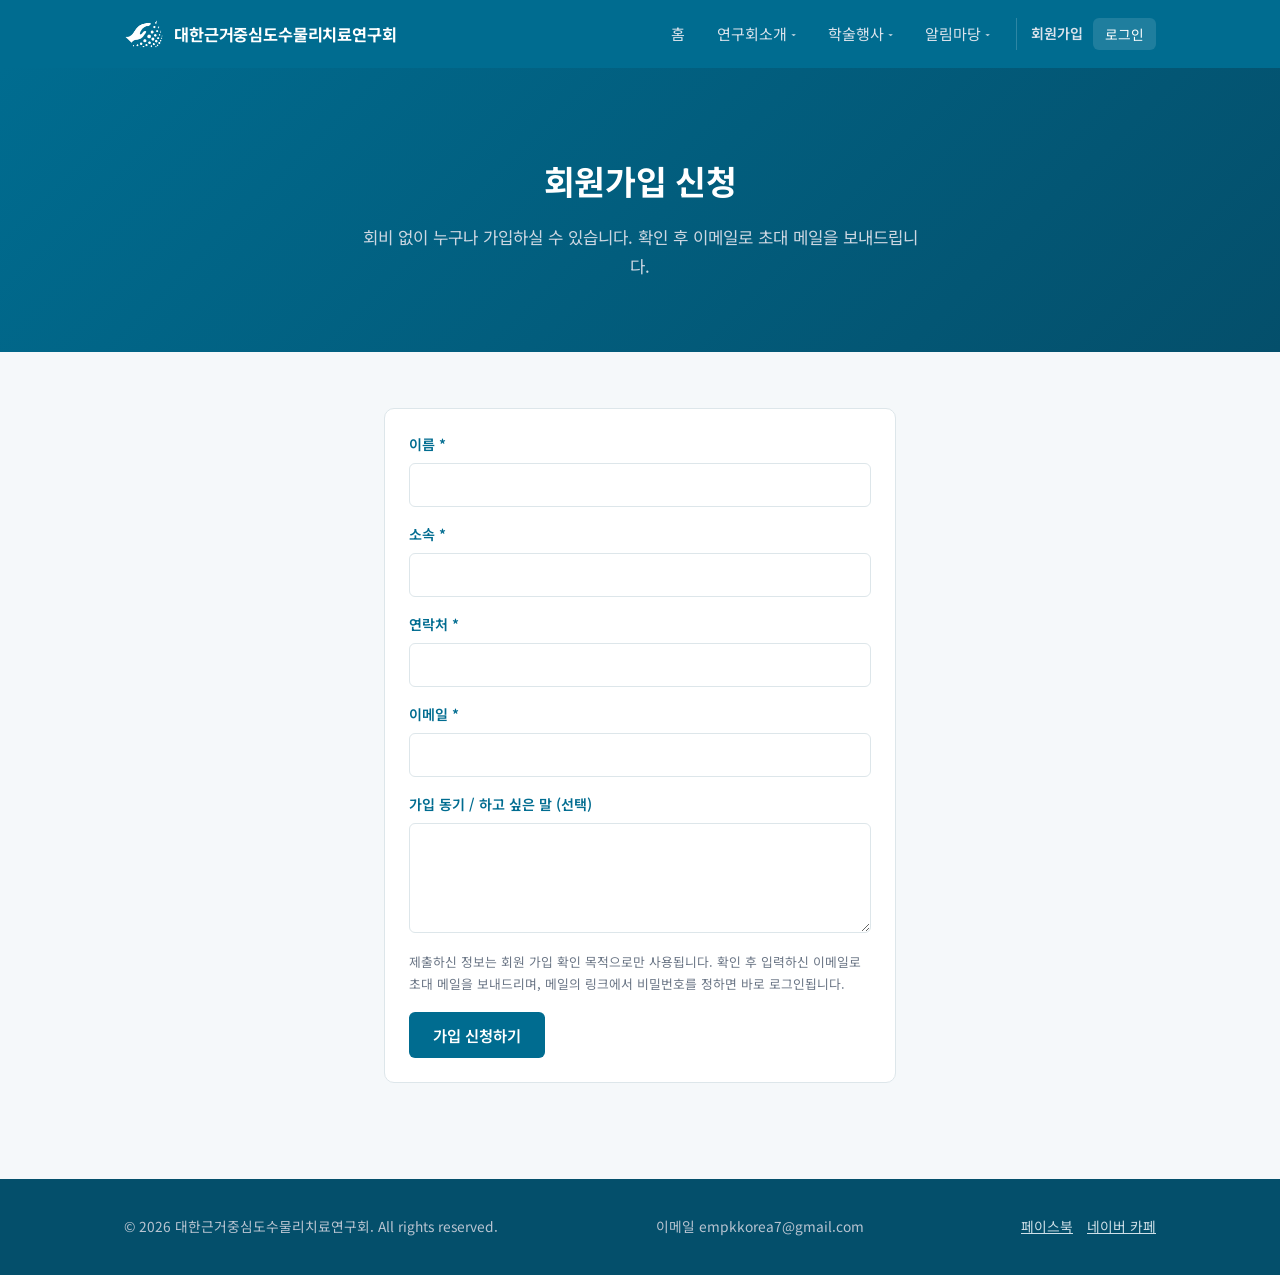
<file: join.html>
<!doctype html>
<html lang="ko">
<head>
  <meta charset="utf-8" />
  <meta name="viewport" content="width=device-width, initial-scale=1" />
  <title>회원가입 신청 | 대한근거중심도수물리치료연구회</title>
  <meta name="description" content="대한근거중심도수물리치료연구회(EMPK) 회원가입 신청 안내입니다." />
  <link rel="canonical" href="https://empkkorea.netlify.app/join.html" />
  <meta property="og:type" content="website" />
  <meta property="og:site_name" content="대한근거중심도수물리치료연구회" />
  <meta property="og:locale" content="ko_KR" />
  <meta property="og:title" content="회원가입 신청 | 대한근거중심도수물리치료연구회" />
  <meta property="og:description" content="대한근거중심도수물리치료연구회(EMPK) 회원가입 신청 안내입니다." />
  <meta property="og:url" content="https://empkkorea.netlify.app/join.html" />
  <meta property="og:image" content="https://empkkorea.netlify.app/images/og-image.png" />
  <meta property="og:image:width" content="1200" />
  <meta property="og:image:height" content="630" />
  <meta name="twitter:card" content="summary_large_image" />
  <meta name="twitter:title" content="회원가입 신청 | 대한근거중심도수물리치료연구회" />
  <meta name="twitter:description" content="대한근거중심도수물리치료연구회(EMPK) 회원가입 신청 안내입니다." />
  <meta name="twitter:image" content="https://empkkorea.netlify.app/images/og-image.png" />
  <link rel="preconnect" href="https://fonts.googleapis.com" />
  <link href="https://fonts.googleapis.com/css2?family=Noto+Sans+KR:wght@400;500;700&display=swap" rel="stylesheet" />
  <link rel="icon" type="image/png" sizes="32x32" href="/images/favicon-32.png" />
  <link rel="apple-touch-icon" href="/images/favicon-180.png" />
  <link rel="stylesheet" href="/css/style.css" />
</head>
<body>
  <header class="site-header" id="site-header"></header>

  <section class="hero">
    <div class="container">
      <h1>회원가입 신청</h1>
      <p>회비 없이 누구나 가입하실 수 있습니다. 확인 후 이메일로 초대 메일을 보내드립니다.</p>
    </div>
  </section>

  <main id="main">
    <section class="section">
      <div class="container" style="max-width: 560px;">
        <form
          name="member-application"
          method="POST"
          data-netlify="true"
          netlify-honeypot="bot-field"
          action="/join-success.html"
          class="card apply-form"
        >
          <input type="hidden" name="form-name" value="member-application" />
          <input type="hidden" name="formType" value="회원가입" />
          <p class="hp-field">
            <label>비워두세요: <input name="bot-field" /></label>
          </p>

          <label class="form-label" for="name">이름 *</label>
          <input class="form-input" type="text" id="name" name="name" required />

          <label class="form-label" for="affiliation">소속 *</label>
          <input class="form-input" type="text" id="affiliation" name="affiliation" required />

          <label class="form-label" for="phone">연락처 *</label>
          <input class="form-input" type="tel" id="phone" name="phone" required />

          <label class="form-label" for="email">이메일 *</label>
          <input class="form-input" type="email" id="email" name="email" required />

          <label class="form-label" for="message">가입 동기 / 하고 싶은 말 (선택)</label>
          <textarea class="form-input" id="message" name="message" rows="4"></textarea>

          <p class="form-notice">
            제출하신 정보는 회원 가입 확인 목적으로만 사용됩니다. 확인 후 입력하신 이메일로
            초대 메일을 보내드리며, 메일의 링크에서 비밀번호를 정하면 바로 로그인됩니다.
          </p>

          <button type="submit" class="form-submit">가입 신청하기</button>
        </form>
      </div>
    </section>
  </main>

  <footer class="site-footer" id="site-footer"></footer>

  <script src="https://identity.netlify.com/v1/netlify-identity-widget.js"></script>
  <script src="/js/site.js"></script>
  <script>
    initLayout().then((site) => {
      const url = site && site.integrations && site.integrations.sheetsWebhookUrl;
      const form = document.querySelector('form[name="member-application"]');
      if (url && form) {
        form.addEventListener("submit", () => sendToSheetsWebhook(form, url));
      }
    });
  </script>
</body>
</html>
</file>
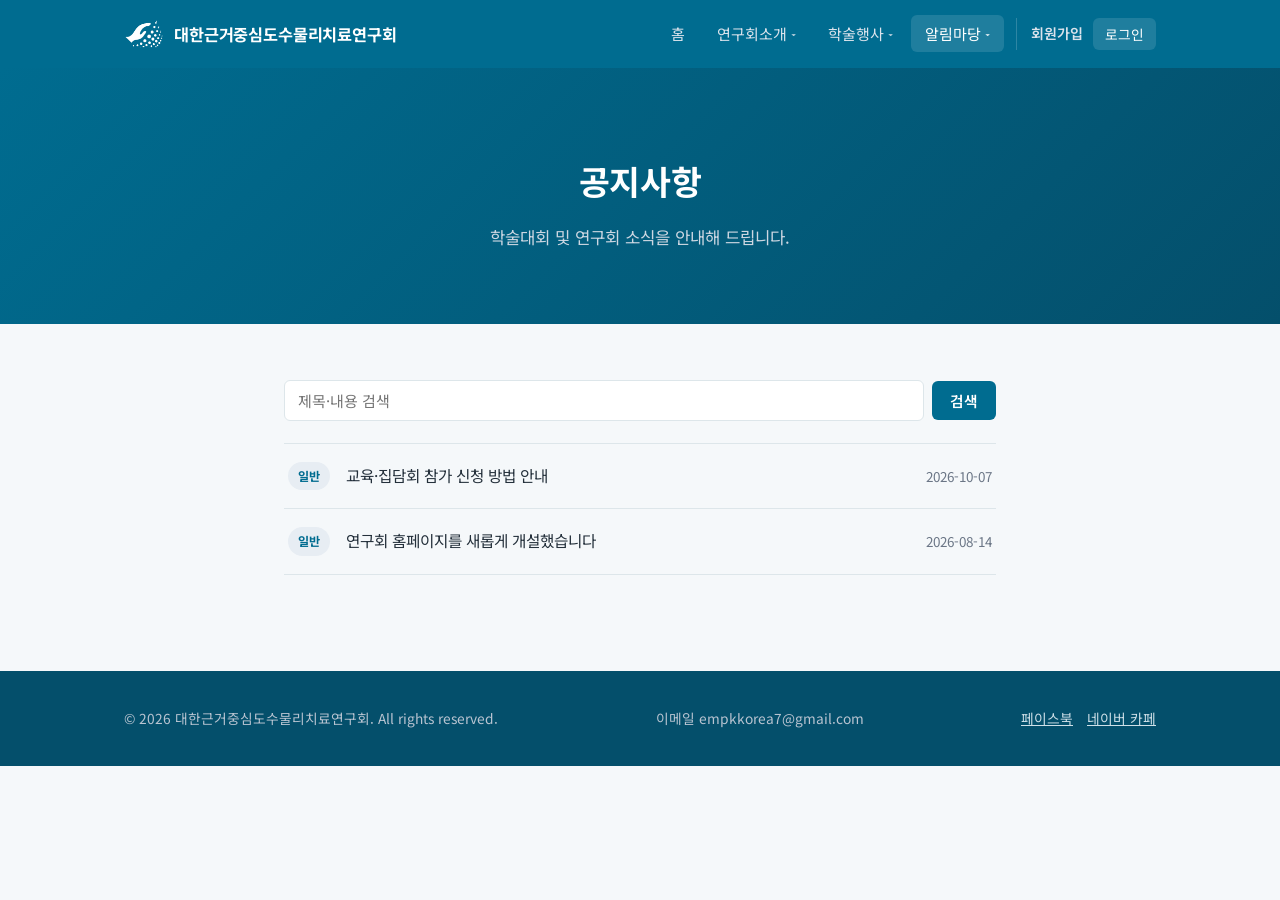
<file: notices.html>
<!doctype html>
<html lang="ko">
<head>
  <meta charset="utf-8" />
  <meta name="viewport" content="width=device-width, initial-scale=1" />
  <title>공지사항 | 대한근거중심도수물리치료연구회</title>
  <meta name="description" content="대한근거중심도수물리치료연구회(EMPK)의 학술대회 소식과 공지사항입니다." />
  <link rel="canonical" href="https://empkkorea.netlify.app/notices.html" />
  <meta property="og:type" content="website" />
  <meta property="og:site_name" content="대한근거중심도수물리치료연구회" />
  <meta property="og:locale" content="ko_KR" />
  <meta property="og:title" content="공지사항 | 대한근거중심도수물리치료연구회" />
  <meta property="og:description" content="대한근거중심도수물리치료연구회(EMPK)의 학술대회 소식과 공지사항입니다." />
  <meta property="og:url" content="https://empkkorea.netlify.app/notices.html" />
  <meta property="og:image" content="https://empkkorea.netlify.app/images/og-image.png" />
  <meta property="og:image:width" content="1200" />
  <meta property="og:image:height" content="630" />
  <meta name="twitter:card" content="summary_large_image" />
  <meta name="twitter:title" content="공지사항 | 대한근거중심도수물리치료연구회" />
  <meta name="twitter:description" content="대한근거중심도수물리치료연구회(EMPK)의 학술대회 소식과 공지사항입니다." />
  <meta name="twitter:image" content="https://empkkorea.netlify.app/images/og-image.png" />
  <link rel="preconnect" href="https://fonts.googleapis.com" />
  <link href="https://fonts.googleapis.com/css2?family=Noto+Sans+KR:wght@400;500;700&display=swap" rel="stylesheet" />
  <link rel="icon" type="image/png" sizes="32x32" href="/images/favicon-32.png" />
  <link rel="apple-touch-icon" href="/images/favicon-180.png" />
  <link rel="stylesheet" href="/css/style.css" />
</head>
<body>
  <header class="site-header" id="site-header"></header>

  <section class="hero">
    <div class="container">
      <h1>공지사항</h1>
      <p>학술대회 및 연구회 소식을 안내해 드립니다.</p>
    </div>
  </section>

  <main id="main">
    <section class="section">
      <div class="container" style="max-width: 760px;" id="board-container">
        <p class="empty-state">불러오는 중...</p>
      </div>
    </section>
  </main>

  <footer class="site-footer" id="site-footer"></footer>

  <script src="https://identity.netlify.com/v1/netlify-identity-widget.js"></script>
  <script src="/js/site.js"></script>
  <script src="/js/board-page.js"></script>
  <script src="/js/notices.js"></script>
</body>
</html>
</file>
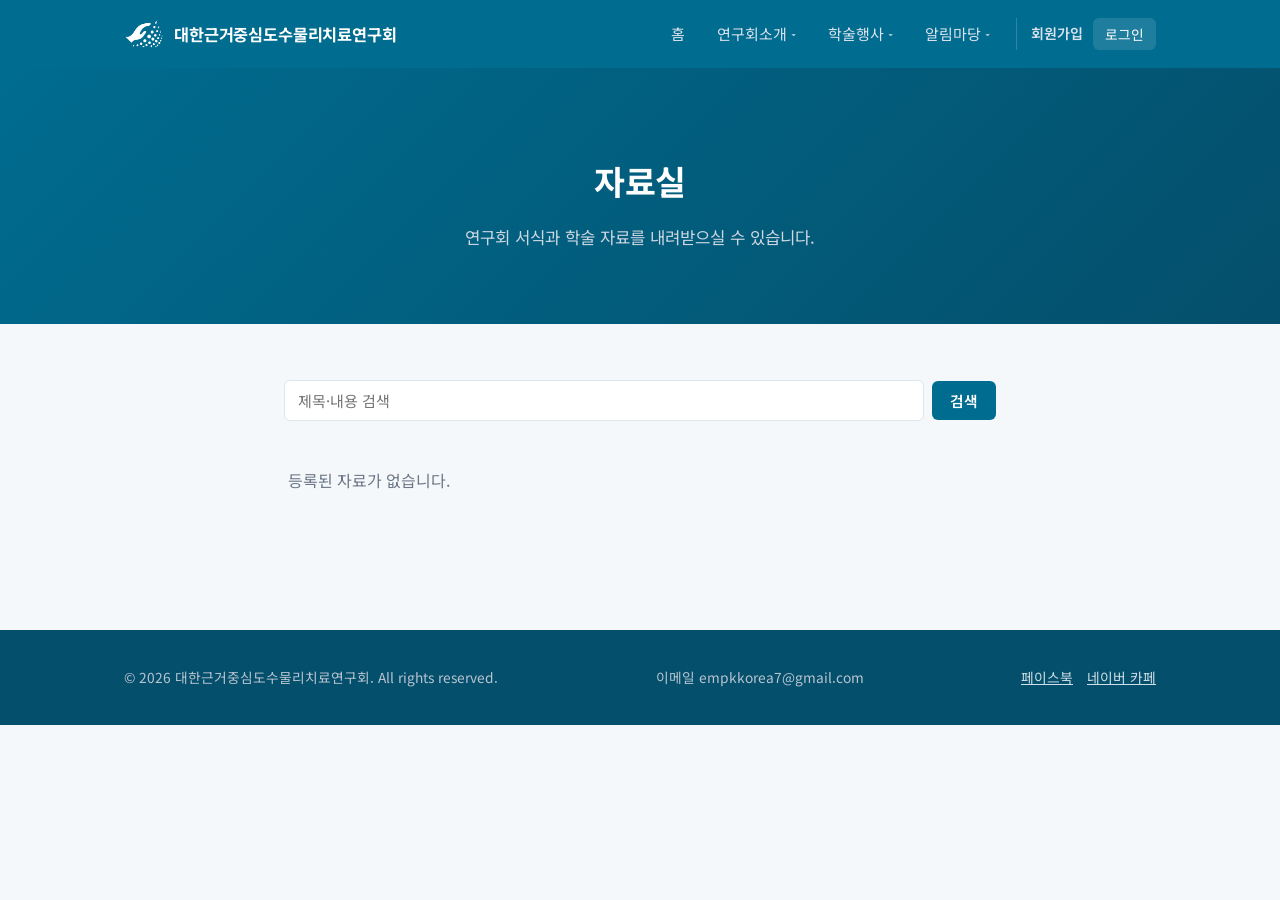
<file: resources.html>
<!doctype html>
<html lang="ko">
<head>
  <meta charset="utf-8" />
  <meta name="viewport" content="width=device-width, initial-scale=1" />
  <title>자료실 | 대한근거중심도수물리치료연구회</title>
  <meta name="description" content="대한근거중심도수물리치료연구회(EMPK)의 연구회 서식과 학술 자료를 내려받으실 수 있습니다." />
  <link rel="canonical" href="https://empkkorea.netlify.app/resources.html" />
  <meta property="og:type" content="website" />
  <meta property="og:site_name" content="대한근거중심도수물리치료연구회" />
  <meta property="og:locale" content="ko_KR" />
  <meta property="og:title" content="자료실 | 대한근거중심도수물리치료연구회" />
  <meta property="og:description" content="대한근거중심도수물리치료연구회(EMPK)의 연구회 서식과 학술 자료를 내려받으실 수 있습니다." />
  <meta property="og:url" content="https://empkkorea.netlify.app/resources.html" />
  <meta property="og:image" content="https://empkkorea.netlify.app/images/og-image.png" />
  <meta property="og:image:width" content="1200" />
  <meta property="og:image:height" content="630" />
  <meta name="twitter:card" content="summary_large_image" />
  <meta name="twitter:title" content="자료실 | 대한근거중심도수물리치료연구회" />
  <meta name="twitter:description" content="대한근거중심도수물리치료연구회(EMPK)의 연구회 서식과 학술 자료를 내려받으실 수 있습니다." />
  <meta name="twitter:image" content="https://empkkorea.netlify.app/images/og-image.png" />
  <link rel="preconnect" href="https://fonts.googleapis.com" />
  <link href="https://fonts.googleapis.com/css2?family=Noto+Sans+KR:wght@400;500;700&display=swap" rel="stylesheet" />
  <link rel="icon" type="image/png" sizes="32x32" href="/images/favicon-32.png" />
  <link rel="apple-touch-icon" href="/images/favicon-180.png" />
  <link rel="stylesheet" href="/css/style.css" />
</head>
<body>
  <header class="site-header" id="site-header"></header>

  <section class="hero">
    <div class="container">
      <h1>자료실</h1>
      <p>연구회 서식과 학술 자료를 내려받으실 수 있습니다.</p>
    </div>
  </section>

  <main id="main">
    <section class="section">
      <div class="container" style="max-width: 760px;" id="board-container">
        <p class="empty-state">불러오는 중...</p>
      </div>
    </section>
  </main>

  <footer class="site-footer" id="site-footer"></footer>

  <script src="https://identity.netlify.com/v1/netlify-identity-widget.js"></script>
  <script src="/js/site.js"></script>
  <script src="/js/board-page.js"></script>
  <script src="/js/resources.js"></script>
</body>
</html>
</file>
<file: css/style.css>
:root {
  --navy: #006c90;
  --navy-dark: #044f6b;
  --accent: #2f9e8f;
  --bg: #f5f8fa;
  --card-bg: #ffffff;
  --text: #24303b;
  --text-muted: #6b7686;
  --border: #dde6ea;
  --max-width: 1080px;
}

* { box-sizing: border-box; }

html, body {
  margin: 0;
  padding: 0;
}

body {
  font-family: "Noto Sans KR", -apple-system, BlinkMacSystemFont, "Malgun Gothic", sans-serif;
  color: var(--text);
  background: var(--bg);
  line-height: 1.7;
}

a { color: inherit; text-decoration: none; }

img { max-width: 100%; display: block; }

.container {
  max-width: var(--max-width);
  margin: 0 auto;
  padding: 0 24px;
}

/* Header */
.site-header {
  background: var(--navy);
  color: #fff;
  position: sticky;
  top: 0;
  z-index: 10;
}

.site-header .container {
  display: flex;
  align-items: center;
  justify-content: space-between;
  height: 68px;
}

.brand {
  display: flex;
  align-items: center;
  gap: 10px;
  font-size: 1.02rem;
  font-weight: 700;
  letter-spacing: -0.01em;
  line-height: 1.25;
  /* Shrink and truncate rather than overflowing across the nav. */
  min-width: 0;
  flex: 0 1 auto;
  overflow: hidden;
}

.brand-text {
  display: block;
  min-width: 0;
  overflow: hidden;
}

.brand-name,
.brand small {
  display: block;
  white-space: nowrap;
  overflow: hidden;
  text-overflow: ellipsis;
}

.brand-mark {
  height: 40px;
  width: auto;
  flex: 0 0 auto;
  filter: brightness(0) invert(1);
}

.brand small {
  font-weight: 400;
  font-size: 0.68rem;
  color: #c3d6de;
  letter-spacing: 0.01em;
}

/* The English subtitle is the widest part of the brand; drop it first so the
   nav keeps its room on laptop widths (especially when logged in). */
@media (max-width: 1400px) {
  .brand small { display: none; }
}

@media (max-width: 520px) {
  .brand { font-size: 0.9rem; gap: 8px; }
  .brand-mark { height: 32px; }
  .brand small { display: none; }
}

@media (max-width: 380px) {
  .brand { font-size: 0.78rem; }
}

.nav {
  display: flex;
  align-items: center;
  gap: 4px;
  flex: 0 0 auto;
}

.nav-link {
  display: inline-flex;
  align-items: center;
  gap: 4px;
  padding: 8px 14px;
  border-radius: 6px;
  font-size: 0.94rem;
  color: #dbe3ec;
  white-space: nowrap;
  background: none;
  border: none;
  font-family: inherit;
  font-weight: 400;
  cursor: pointer;
  transition: background 0.15s ease, color 0.15s ease;
}

.nav-link:hover,
.nav-link.active {
  background: rgba(255, 255, 255, 0.12);
  color: #fff;
}

.nav-caret {
  font-size: 0.7em;
  opacity: 0.8;
}

.nav-group {
  position: relative;
}

.nav-menu {
  display: none;
  position: absolute;
  top: calc(100% + 6px);
  left: 0;
  min-width: 176px;
  background: #fff;
  border: 1px solid var(--border);
  border-radius: 10px;
  box-shadow: 0 12px 28px rgba(15, 34, 51, 0.16);
  padding: 6px;
  z-index: 20;
}

.nav-group.open .nav-menu,
.nav-group:hover .nav-menu {
  display: block;
}

.nav-menu a {
  display: block;
  padding: 9px 12px;
  border-radius: 6px;
  font-size: 0.9rem;
  color: var(--text);
  white-space: nowrap;
}

.nav-menu a:hover {
  background: var(--bg);
  color: var(--navy);
}

.nav-menu a.active {
  color: var(--navy);
  font-weight: 600;
}

/* Keyboard users must be able to see where they are. */
.nav-link:focus-visible,
.nav-menu a:focus-visible,
.auth-btn:focus-visible,
.auth-area a:focus-visible {
  outline: 2px solid #fff;
  outline-offset: 2px;
}

.skip-link {
  position: absolute;
  left: -9999px;
  top: 0;
  z-index: 100;
  background: #fff;
  color: var(--navy);
  padding: 10px 16px;
  border-radius: 0 0 8px 0;
  font-weight: 600;
}
.skip-link:focus {
  left: 0;
}

.auth-area {
  display: flex;
  align-items: center;
  gap: 10px;
  margin-left: 8px;
  padding-left: 14px;
  border-left: 1px solid rgba(255, 255, 255, 0.18);
  font-size: 0.88rem;
}

.auth-area .auth-link {
  color: #dbe3ec;
  font-weight: 600;
  white-space: nowrap;
}
.auth-area .auth-link:hover { color: #fff; text-decoration: underline; }

.auth-area .admin-link {
  color: var(--accent);
}

.auth-area .auth-user {
  color: #cdd7e2;
  white-space: nowrap;
  /* Email addresses can be long; keep them from pushing the nav around. */
  max-width: 150px;
  overflow: hidden;
  text-overflow: ellipsis;
}

.auth-btn {
  background: rgba(255, 255, 255, 0.12);
  color: #fff;
  border: none;
  padding: 6px 12px;
  border-radius: 6px;
  font-size: 0.86rem;
  cursor: pointer;
  font-family: inherit;
  white-space: nowrap;
  flex: 0 0 auto;
}
.auth-btn:hover { background: rgba(255, 255, 255, 0.22); }

@media (max-width: 1024px) {
  .auth-area {
    margin-left: 0;
    padding-left: 0;
    border-left: none;
    border-top: 1px solid rgba(255, 255, 255, 0.18);
    margin-top: 8px;
    padding-top: 12px;
    width: 100%;
  }
}

.nav-toggle {
  display: none;
  background: none;
  border: none;
  color: #fff;
  font-size: 1.5rem;
  cursor: pointer;
}

@media (max-width: 1024px) {
  .nav-toggle { display: block; }
  .nav {
    position: absolute;
    top: 68px;
    left: 0;
    right: 0;
    max-height: calc(100vh - 68px);
    overflow-y: auto;
    background: var(--navy-dark);
    flex-direction: column;
    align-items: stretch;
    padding: 8px 16px 16px;
    display: none;
  }
  .nav.open { display: flex; }

  /* Submenus become inline expanding lists instead of floating panels. */
  .nav-group { position: static; }
  .nav-link { width: 100%; justify-content: space-between; }

  .nav-menu {
    display: none;
    position: static;
    background: transparent;
    border: none;
    box-shadow: none;
    padding: 0 0 6px 12px;
    min-width: 0;
  }
  .nav-group:hover .nav-menu { display: none; }
  .nav-group.open .nav-menu { display: block; }

  .nav-menu a { color: #c3d6de; }
  .nav-menu a:hover,
  .nav-menu a.active { background: rgba(255, 255, 255, 0.1); color: #fff; }

  .nav-group.open .nav-caret { transform: rotate(180deg); }
}

/* Hero */
.hero {
  background: linear-gradient(135deg, var(--navy) 0%, var(--navy-dark) 100%);
  color: #fff;
  padding: 84px 0 72px;
  text-align: center;
}

.hero-logo {
  height: 88px;
  width: auto;
  margin: 0 auto 24px;
  filter: brightness(0) invert(1);
}

@media (max-width: 520px) {
  .hero-logo { height: 62px; margin-bottom: 18px; }
}

.hero h1 {
  font-size: 2.1rem;
  margin: 0 0 14px;
  letter-spacing: -0.01em;
}

.hero p {
  font-size: 1.05rem;
  color: #cdd7e2;
  max-width: 560px;
  margin: 0 auto;
}

/* Sections */
.section {
  padding: 56px 0;
}

.section-title {
  font-size: 1.5rem;
  margin: 0 0 8px;
  color: var(--navy);
}

.section-sub {
  color: var(--text-muted);
  margin: 0 0 32px;
}

.section-head-row {
  display: flex;
  align-items: baseline;
  justify-content: space-between;
  margin-bottom: 24px;
}

.section-head-row .section-title { margin-bottom: 0; }

.link-more {
  font-size: 0.9rem;
  color: var(--navy);
  font-weight: 600;
  white-space: nowrap;
}
.link-more:hover { text-decoration: underline; }

/* Cards */
.card {
  background: var(--card-bg);
  border: 1px solid var(--border);
  border-radius: 10px;
  padding: 24px;
}

.card-grid {
  display: grid;
  grid-template-columns: repeat(auto-fill, minmax(220px, 1fr));
  gap: 20px;
}

/* Board members */
.member-card {
  background: var(--card-bg);
  border: 1px solid var(--border);
  border-radius: 10px;
  padding: 24px;
  text-align: center;
}

.member-photo {
  width: 96px;
  height: 96px;
  border-radius: 50%;
  object-fit: cover;
  margin: 0 auto 16px;
  background: #dfe5ec;
}

.member-photo.placeholder {
  display: flex;
  align-items: center;
  justify-content: center;
  color: #8b98a8;
  font-size: 0.8rem;
}

.member-name {
  font-size: 1.05rem;
  font-weight: 700;
  margin: 0 0 2px;
}

.member-title {
  color: var(--accent);
  font-weight: 600;
  font-size: 0.9rem;
  margin: 0 0 6px;
}

.member-affiliation {
  color: var(--text-muted);
  font-size: 0.88rem;
  margin: 0 0 10px;
}

.member-bio {
  font-size: 0.88rem;
  color: var(--text);
}

/* Notices */
.notice-list {
  display: flex;
  flex-direction: column;
  border-top: 1px solid var(--border);
}

.notice-row {
  display: flex;
  align-items: center;
  gap: 16px;
  padding: 18px 4px;
  border-bottom: 1px solid var(--border);
  cursor: pointer;
}

.notice-row:hover .notice-title { color: var(--navy); text-decoration: underline; }

.notice-category {
  flex: 0 0 auto;
  font-size: 0.76rem;
  font-weight: 700;
  color: var(--navy);
  background: #e7edf3;
  padding: 4px 10px;
  border-radius: 999px;
}

.notice-title {
  flex: 1 1 auto;
  /* Without this, flex items refuse to shrink below their content width,
     so long titles push the row past the viewport instead of truncating. */
  min-width: 0;
  font-size: 0.98rem;
}

.notice-date {
  flex: 0 0 auto;
  font-size: 0.84rem;
  color: var(--text-muted);
}

.notice-detail {
  background: var(--card-bg);
  border: 1px solid var(--border);
  border-radius: 10px;
  padding: 32px;
}

.notice-detail h2 {
  margin: 0 0 8px;
  color: var(--navy);
}

.notice-detail .notice-meta {
  color: var(--text-muted);
  font-size: 0.88rem;
  margin-bottom: 20px;
  padding-bottom: 20px;
  border-bottom: 1px solid var(--border);
}

.notice-detail .notice-body {
  white-space: pre-wrap;
}

/* Rendered Markdown bodies bring their own block elements. */
.notice-body.rich { white-space: normal; }
.notice-body.rich p { margin: 0 0 14px; }
.notice-body.rich h2,
.notice-body.rich h3,
.notice-body.rich h4 {
  color: var(--navy);
  margin: 26px 0 10px;
  font-size: 1.08rem;
}
.notice-body.rich ul,
.notice-body.rich ol { margin: 0 0 14px; padding-left: 22px; }
.notice-body.rich li { margin-bottom: 6px; }
.notice-body.rich a { color: var(--navy); text-decoration: underline; }
.notice-body.rich img { border-radius: 8px; margin: 8px 0 16px; }
.notice-body.rich blockquote {
  margin: 0 0 14px;
  padding: 10px 16px;
  border-left: 3px solid var(--accent);
  background: var(--bg);
  color: var(--text-muted);
}
.notice-body.rich code {
  background: var(--bg);
  padding: 2px 6px;
  border-radius: 4px;
  font-size: 0.92em;
}
.notice-body.rich hr {
  border: none;
  border-top: 1px solid var(--border);
  margin: 22px 0;
}

/* Attachments */
.attachments {
  margin-top: 28px;
  padding-top: 20px;
  border-top: 1px solid var(--border);
}

.attachments-title {
  font-size: 0.94rem;
  color: var(--navy);
  margin: 0 0 12px;
}

.attachment-list {
  list-style: none;
  margin: 0;
  padding: 0;
  display: flex;
  flex-direction: column;
  gap: 8px;
}

.attachment-list a {
  display: flex;
  align-items: center;
  gap: 10px;
  padding: 10px 14px;
  border: 1px solid var(--border);
  border-radius: 8px;
  background: var(--bg);
  font-size: 0.92rem;
  color: var(--navy);
  word-break: break-all;
}
.attachment-list a:hover {
  border-color: var(--navy);
  background: #fff;
}

.attach-icon {
  flex: 0 0 auto;
  font-weight: 700;
  color: var(--accent);
}

.attach-mark {
  font-size: 0.82em;
  margin-left: 4px;
}

.pin-badge {
  display: inline-block;
  font-size: 0.72rem;
  font-weight: 700;
  color: #fff;
  background: var(--accent);
  padding: 2px 7px;
  border-radius: 4px;
  margin-right: 6px;
  vertical-align: 2px;
}

/* Inline application form on event pages */
.apply-box {
  margin-top: 28px;
  padding-top: 20px;
  border-top: 1px solid var(--border);
}

.apply-box .apply-form {
  border: 1px solid var(--border);
  border-radius: 10px;
  padding: 20px 22px;
  background: var(--bg);
}

/* Sign-up steps shown instead of the apply form to signed-out visitors */
.apply-gate {
  border: 1px solid var(--border);
  border-left: 4px solid var(--accent);
  border-radius: 10px;
  padding: 20px 22px;
  background: var(--bg);
}

.apply-gate-lead {
  margin: 0 0 16px;
  font-size: 0.96rem;
}

.apply-steps {
  list-style: none;
  margin: 0 0 18px;
  padding: 0;
  display: grid;
  gap: 12px;
}

.apply-steps li {
  display: flex;
  gap: 12px;
  align-items: flex-start;
}

.apply-steps .step-num {
  flex: 0 0 28px;
  height: 28px;
  border-radius: 50%;
  background: var(--accent);
  color: #fff;
  font-weight: 700;
  font-size: 0.9rem;
  display: flex;
  align-items: center;
  justify-content: center;
}

.apply-steps strong {
  display: block;
  color: var(--navy);
}

.apply-steps span {
  font-size: 0.9rem;
  color: var(--text-muted);
}

.apply-gate-actions {
  display: flex;
  gap: 10px;
  flex-wrap: wrap;
}

.gate-btn {
  padding: 11px 20px;
  border-radius: 8px;
  font: inherit;
  font-size: 0.94rem;
  font-weight: 700;
  cursor: pointer;
  border: 1px solid var(--navy);
}

.gate-btn-primary { background: var(--navy); color: #fff; }
.gate-btn-primary:hover { background: var(--navy-dark); }
.gate-btn-secondary { background: #fff; color: var(--navy); }
.gate-btn-secondary:hover { background: #eef4f7; }

@media (max-width: 640px) {
  .gate-btn { flex: 1 1 100%; text-align: center; }
}

/* Gallery */
.album + .album {
  margin-top: 48px;
  padding-top: 40px;
  border-top: 1px solid var(--border);
}

.album-head {
  display: flex;
  align-items: baseline;
  justify-content: space-between;
  gap: 16px;
  margin-bottom: 8px;
}

.album-title {
  font-size: 1.25rem;
  color: var(--navy);
  margin: 0;
}

.album-date {
  font-size: 0.86rem;
  color: var(--text-muted);
  white-space: nowrap;
}

.album-desc {
  color: var(--text-muted);
  margin-bottom: 18px;
}

.photo-grid {
  display: grid;
  grid-template-columns: repeat(auto-fill, minmax(230px, 1fr));
  gap: 16px;
}

.photo {
  margin: 0;
  background: var(--card-bg);
  border: 1px solid var(--border);
  border-radius: 10px;
  overflow: hidden;
}

.photo img {
  width: 100%;
  aspect-ratio: 4 / 3;
  object-fit: cover;
  background: var(--bg);
}

.photo figcaption {
  padding: 10px 12px;
  font-size: 0.86rem;
  color: var(--text-muted);
}

/* Members-only marker */
.members-badge {
  display: inline-block;
  font-size: 0.72rem;
  font-weight: 700;
  color: var(--navy);
  background: #dceaf0;
  padding: 2px 7px;
  border-radius: 4px;
  margin-right: 6px;
  vertical-align: 2px;
}

.members-notice {
  margin-top: 28px;
  padding: 18px 20px;
  border: 1px solid var(--border);
  border-left: 4px solid var(--accent);
  border-radius: 8px;
  background: var(--bg);
}

.members-notice p {
  margin: 0 0 12px;
  font-size: 0.94rem;
  color: var(--text);
}

.members-notice .auth-btn {
  background: var(--navy);
  padding: 9px 18px;
  font-size: 0.9rem;
  font-weight: 600;
}
.members-notice .auth-btn:hover { background: var(--navy-dark); }

/* Board search */
.board-search {
  display: flex;
  gap: 8px;
  align-items: center;
  margin-bottom: 22px;
  flex-wrap: wrap;
}

.board-search input {
  flex: 1 1 200px;
  min-width: 0;
  font-family: inherit;
  font-size: 0.94rem;
  padding: 9px 13px;
  border: 1px solid var(--border);
  border-radius: 6px;
  background: #fff;
  color: var(--text);
}
.board-search input:focus { outline: none; border-color: var(--navy); }

.board-search button {
  flex: 0 0 auto;
  font-family: inherit;
  font-size: 0.92rem;
  font-weight: 600;
  padding: 9px 18px;
  border: none;
  border-radius: 6px;
  background: var(--navy);
  color: #fff;
  cursor: pointer;
}
.board-search button:hover { background: var(--navy-dark); }

.search-clear {
  font-size: 0.88rem;
  color: var(--text-muted);
  text-decoration: underline;
}

.search-summary {
  font-size: 0.9rem;
  color: var(--text-muted);
  margin: 0 0 10px;
}

/* Pagination */
.pagination {
  display: flex;
  justify-content: center;
  gap: 6px;
  margin-top: 28px;
  flex-wrap: wrap;
}

.page-link {
  min-width: 36px;
  padding: 7px 11px;
  text-align: center;
  border: 1px solid var(--border);
  border-radius: 6px;
  font-size: 0.9rem;
  color: var(--text);
  background: #fff;
}
.page-link:hover { border-color: var(--navy); color: var(--navy); }
.page-link.active {
  background: var(--navy);
  border-color: var(--navy);
  color: #fff;
  font-weight: 600;
}

.back-link {
  display: inline-block;
  margin-bottom: 20px;
  font-size: 0.9rem;
  color: var(--navy);
  font-weight: 600;
}
.back-link:hover { text-decoration: underline; }

/* History timeline */
.timeline {
  border-left: 2px solid var(--border);
  margin-left: 8px;
  padding-left: 24px;
}

.timeline-item {
  position: relative;
  padding-bottom: 24px;
}

.timeline-item::before {
  content: "";
  position: absolute;
  left: -30px;
  top: 4px;
  width: 10px;
  height: 10px;
  border-radius: 50%;
  background: var(--accent);
}

.timeline-year {
  font-weight: 700;
  color: var(--navy);
  margin-right: 10px;
}

/* In-page sub navigation (연구회 소개) */
.subnav {
  position: sticky;
  top: 68px;
  z-index: 9;
  background: #fff;
  border-bottom: 1px solid var(--border);
}

.subnav .container {
  display: flex;
  gap: 4px;
  overflow-x: auto;
  scrollbar-width: none;
}
.subnav .container::-webkit-scrollbar { display: none; }

.subnav a {
  flex: 0 0 auto;
  padding: 14px 14px;
  font-size: 0.92rem;
  font-weight: 600;
  color: var(--text-muted);
  border-bottom: 2px solid transparent;
  white-space: nowrap;
}
.subnav a:hover {
  color: var(--navy);
  border-bottom-color: var(--border);
}

/* Anchor targets must clear both sticky bars. */
main section[id] {
  scroll-margin-top: 124px;
}
.about-block[id] {
  scroll-margin-top: 124px;
}

/* Greeting */
.greeting p {
  white-space: pre-wrap;
  line-height: 1.9;
  margin: 0 0 16px;
}

.greeting-sign {
  text-align: right;
  font-weight: 600;
  color: var(--navy);
  white-space: normal !important;
}

/* Definition-style info rows (사무국 안내) */
.info-list {
  display: grid;
  grid-template-columns: 120px 1fr;
  gap: 10px 16px;
  margin: 0 0 16px;
}

.info-list dt {
  font-weight: 600;
  color: var(--navy);
  font-size: 0.94rem;
}

.info-list dd {
  margin: 0;
  font-size: 0.94rem;
  word-break: break-word;
}

.info-list dd a { color: var(--navy); text-decoration: underline; }

@media (max-width: 520px) {
  .info-list { grid-template-columns: 84px 1fr; gap: 8px 12px; }
}

.office-note {
  color: var(--text-muted);
  font-size: 0.92rem;
  margin: 0;
}

/* About */
.about-block {
  margin-bottom: 32px;
}

.about-block h3 {
  color: var(--navy);
  font-size: 1.1rem;
  margin-bottom: 10px;
}

.about-block p {
  white-space: pre-wrap;
  color: var(--text);
}

/* Footer */
.site-footer {
  background: var(--navy-dark);
  color: #b9c4d1;
  padding: 36px 0;
  margin-top: 40px;
  font-size: 0.86rem;
}

.site-footer .container {
  display: flex;
  flex-wrap: wrap;
  gap: 8px 24px;
  justify-content: space-between;
}

.empty-state {
  color: var(--text-muted);
  padding: 24px 4px;
}

/* 404 page shortcuts */
.notfound-links {
  display: flex;
  flex-wrap: wrap;
  gap: 10px;
  justify-content: center;
}

.notfound-links a {
  padding: 10px 18px;
  border: 1px solid var(--border);
  border-radius: 8px;
  background: var(--card-bg);
  font-size: 0.94rem;
  font-weight: 600;
  color: var(--navy);
}
.notfound-links a:hover { border-color: var(--navy); background: #fff; }

/* Home intro summary */
.intro-section {
  padding-bottom: 0;
}

.intro-text {
  font-size: 1.02rem;
  line-height: 1.9;
  color: var(--text);
  margin: 0 0 14px;
  max-width: 820px;
}

/* Upcoming events */
.upcoming-section {
  padding-bottom: 0;
}

.upcoming-grid {
  display: grid;
  grid-template-columns: repeat(auto-fit, minmax(240px, 1fr));
  gap: 16px;
}

.upcoming-card {
  display: flex;
  flex-direction: column;
  gap: 8px;
  padding: 20px 22px;
  border: 1px solid var(--border);
  border-left: 4px solid var(--accent);
  border-radius: 10px;
  background: var(--card-bg);
  transition: border-color 0.15s ease, transform 0.15s ease;
}

.upcoming-card:hover {
  border-color: var(--navy);
  border-left-color: var(--navy);
  transform: translateY(-2px);
}

.upcoming-dday {
  align-self: flex-start;
  font-size: 0.78rem;
  font-weight: 700;
  color: #fff;
  background: var(--accent);
  padding: 3px 10px;
  border-radius: 999px;
  letter-spacing: 0.02em;
}

.upcoming-title {
  font-size: 1rem;
  font-weight: 600;
  color: var(--navy);
  line-height: 1.5;
}

.upcoming-meta {
  font-size: 0.84rem;
  color: var(--text-muted);
}

/* Board member groups */
.board-group + .board-group {
  margin-top: 48px;
}

.board-group-title {
  font-size: 1.2rem;
  color: var(--navy);
  margin: 0 0 20px;
  padding-bottom: 10px;
  border-bottom: 2px solid var(--border);
}

/* Home board columns */
.board-columns {
  display: grid;
  grid-template-columns: 1fr 1fr;
  gap: 48px;
}

.board-col {
  /* Grid items default to min-width: auto, so a long unbreakable notice
     title can force this column wider than its actual grid track. */
  min-width: 0;
}

@media (max-width: 860px) {
  .board-columns {
    grid-template-columns: 1fr;
    gap: 40px;
  }
}

/* Compact rows used in the narrower home columns */
.notice-list.compact .notice-row {
  gap: 12px;
  padding: 14px 2px;
}

.notice-list.compact .notice-category {
  font-size: 0.72rem;
  padding: 3px 8px;
}

.notice-list.compact .notice-title {
  font-size: 0.94rem;
  overflow: hidden;
  text-overflow: ellipsis;
  white-space: nowrap;
}

.notice-list.compact .notice-date {
  font-size: 0.8rem;
}

/* Join CTA banner */
.join-cta {
  display: flex;
  align-items: center;
  justify-content: space-between;
  gap: 24px;
  flex-wrap: wrap;
  padding: 32px 36px;
  border-radius: 12px;
  background: linear-gradient(135deg, var(--navy) 0%, var(--navy-dark) 100%);
  color: #fff;
}

.join-cta-title {
  margin: 0 0 8px;
  font-size: 1.3rem;
}

.join-cta-text {
  margin: 0;
  color: #cdd7e2;
  max-width: 560px;
  line-height: 1.7;
}

.join-cta-btn {
  flex: 0 0 auto;
  padding: 12px 24px;
  border-radius: 8px;
  background: var(--accent);
  color: #fff;
  font-weight: 700;
  white-space: nowrap;
}
.join-cta-btn:hover { background: #268576; }

@media (max-width: 640px) {
  .join-cta { padding: 26px 24px; }
}

/* Social channels */
.social-grid {
  display: grid;
  grid-template-columns: repeat(auto-fit, minmax(240px, 1fr));
  gap: 20px;
}

.social-card h3 {
  margin: 0 0 8px;
  color: var(--navy);
  font-size: 1.05rem;
}

.social-card p {
  margin: 0 0 14px;
  color: var(--text-muted);
  font-size: 0.9rem;
}

.social-card .social-go {
  font-size: 0.88rem;
  font-weight: 600;
  color: var(--accent);
}

.social-card:hover {
  border-color: var(--navy);
}

.footer-social {
  display: flex;
  gap: 14px;
}

.footer-social a {
  color: #cfe0e8;
  text-decoration: underline;
}
.footer-social a:hover { color: #fff; }

/* Forms */
.apply-form {
  display: flex;
  flex-direction: column;
}

.hp-field {
  position: absolute;
  left: -9999px;
}

.form-label {
  font-size: 0.88rem;
  font-weight: 600;
  color: var(--navy);
  margin: 16px 0 6px;
}
.form-label:first-of-type { margin-top: 0; }

.form-input {
  font-family: inherit;
  font-size: 0.96rem;
  padding: 10px 12px;
  border: 1px solid var(--border);
  border-radius: 6px;
  background: #fff;
  color: var(--text);
}
.form-input:focus {
  outline: none;
  border-color: var(--navy);
}

.form-notice {
  font-size: 0.8rem;
  color: var(--text-muted);
  margin: 18px 0 0;
}

.form-submit {
  margin-top: 18px;
  align-self: flex-start;
  background: var(--navy);
  color: #fff;
  border: none;
  padding: 12px 24px;
  border-radius: 6px;
  font-size: 0.96rem;
  font-weight: 600;
  cursor: pointer;
  font-family: inherit;
}
.form-submit:hover { background: var(--navy-dark); }
</file>
